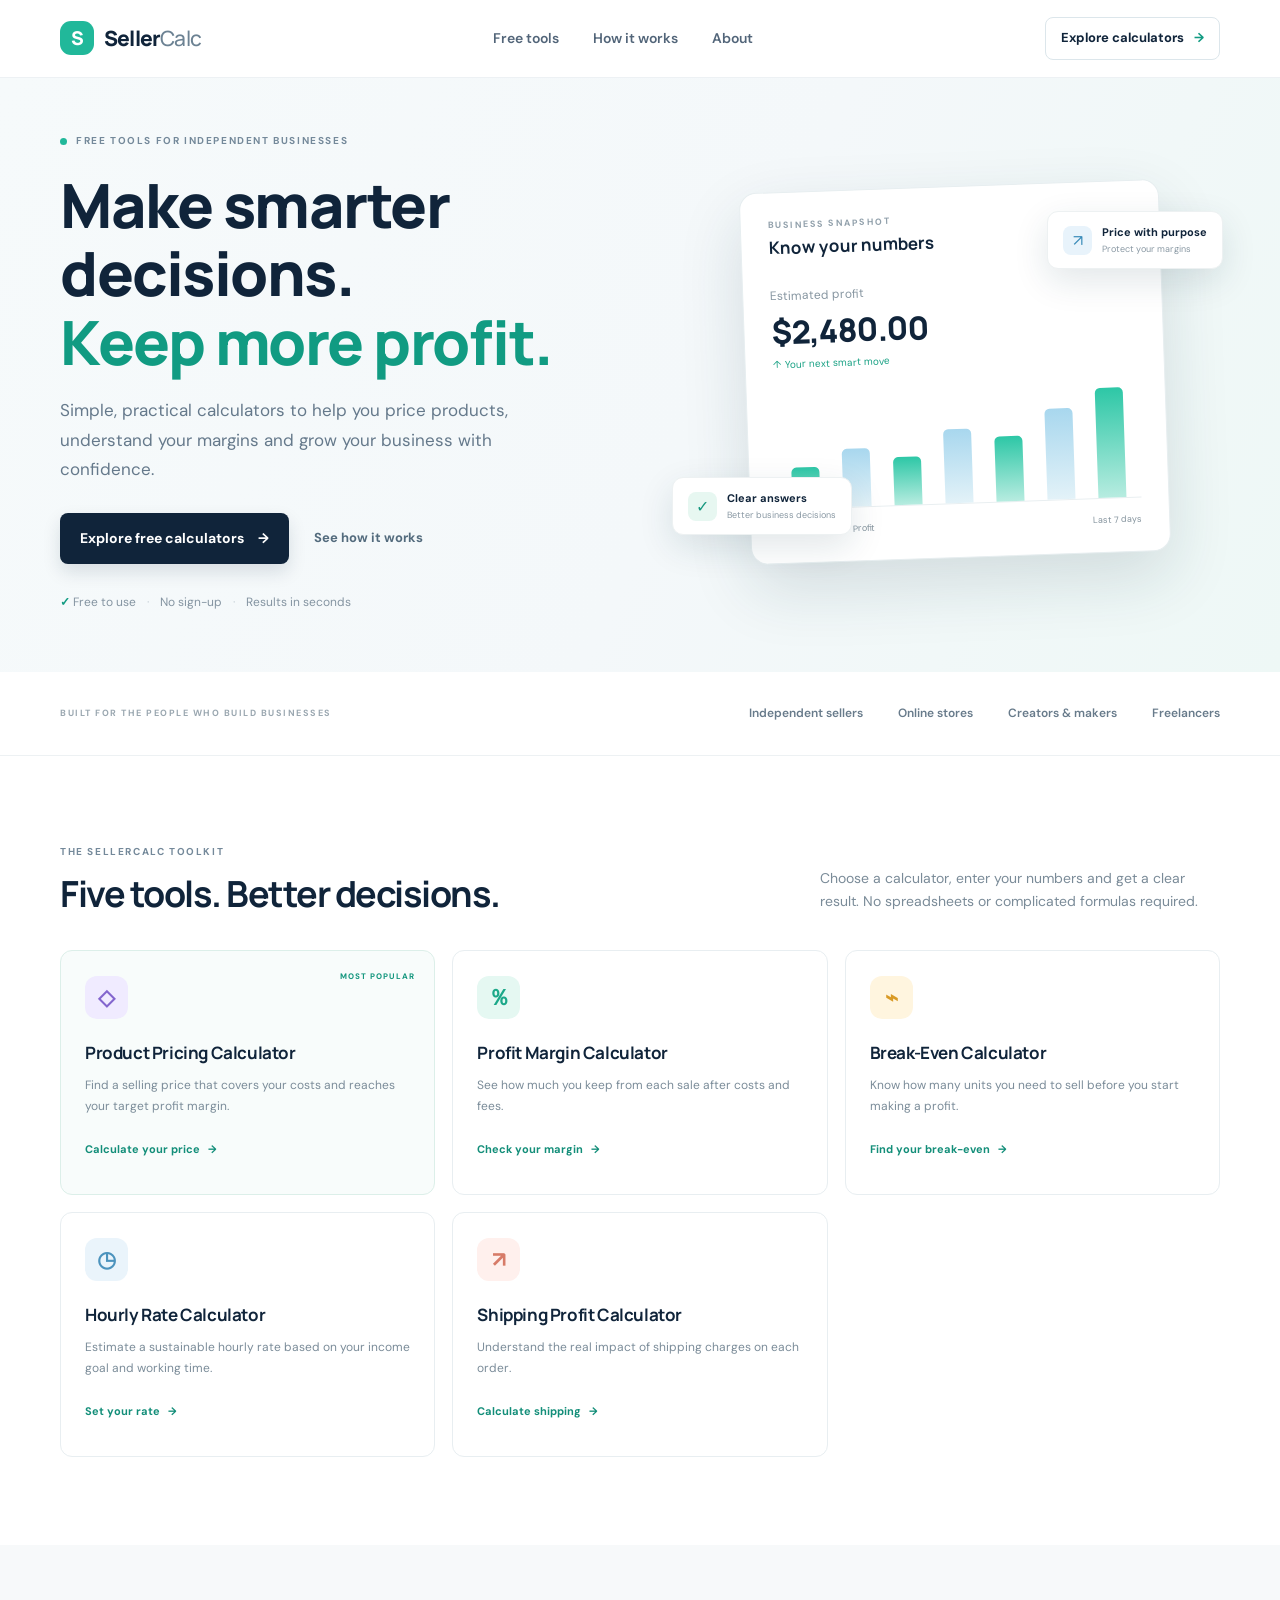
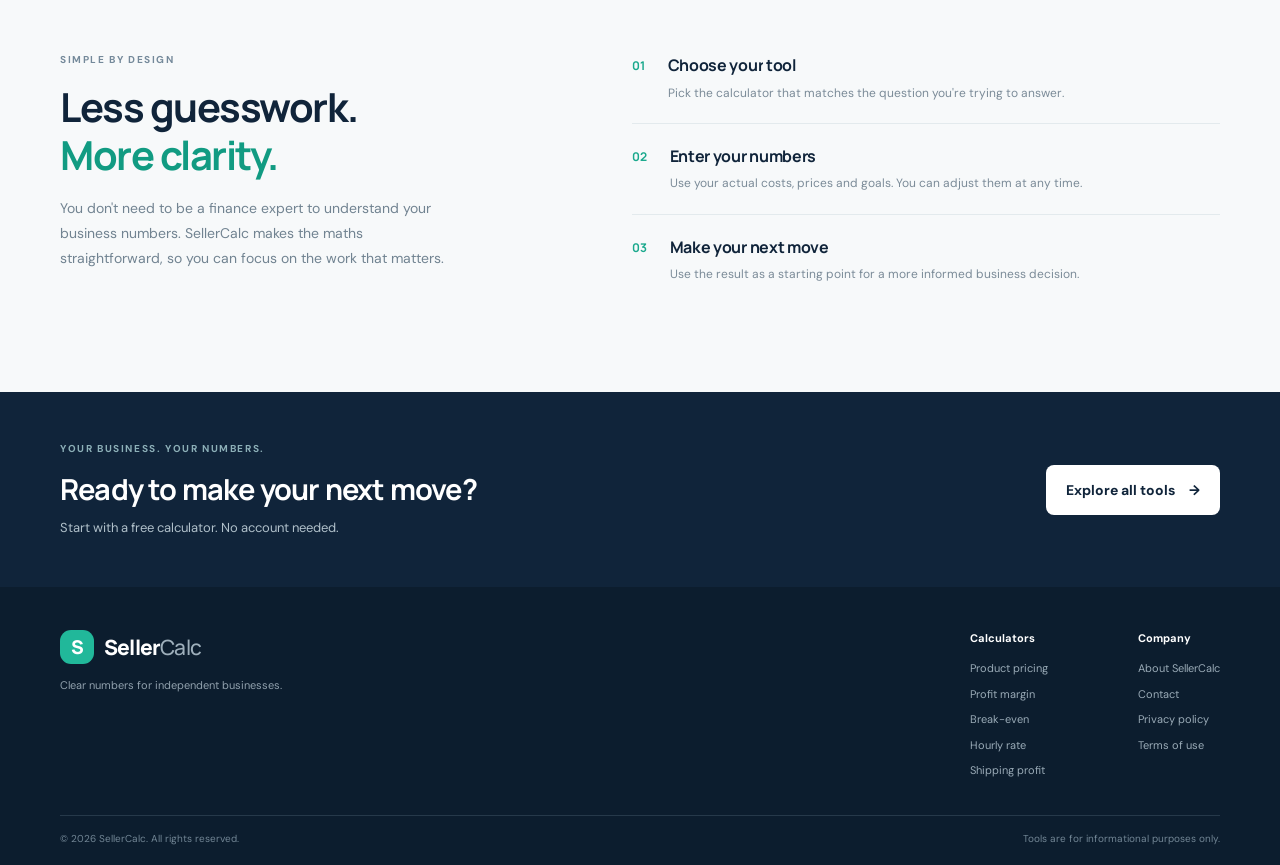
<file: sellercalc/index.html>
<!doctype html>
<html lang="en">
<head>
  <script async src="https://pagead2.googlesyndication.com/pagead/js/adsbygoogle.js?client=ca-pub-3801619495680294"
     crossorigin="anonymous"></script>
  <meta charset="utf-8">
  <meta name="viewport" content="width=device-width, initial-scale=1">
  <meta name="description" content="Free business calculators for independent sellers. Price products, calculate profit margins, break-even points, hourly rates and shipping profit.">
  <meta name="theme-color" content="#10243a">
  <title>SellerCalc — Free Business Calculators for Sellers</title>
  <link rel="icon" href="assets/favicon.svg" type="image/svg+xml">
  <link rel="stylesheet" href="styles.css">
</head>
<body>
  <a class="skip-link" href="#main">Skip to content</a>
  <header class="site-header">
    <div class="container header-inner">
      <a class="brand" href="index.html" aria-label="SellerCalc home">
        <span class="brand-mark">S</span><span>Seller<span class="brand-light">Calc</span></span>
      </a>
      <nav class="nav" aria-label="Main navigation">
        <a href="#tools">Free tools</a><a href="#how-it-works">How it works</a><a href="about.html">About</a>
      </nav>
      <a class="header-cta" href="#tools">Explore calculators <span aria-hidden="true">→</span></a>
      <button class="menu-toggle" aria-label="Open menu" aria-expanded="false">☰</button>
    </div>
  </header>

  <main id="main">
    <section class="hero">
      <div class="container hero-grid">
        <div class="hero-copy">
          <div class="eyebrow"><span class="eyebrow-dot"></span> FREE TOOLS FOR INDEPENDENT BUSINESSES</div>
          <h1>Make smarter decisions.<br><span>Keep more profit.</span></h1>
          <p class="hero-lede">Simple, practical calculators to help you price products, understand your margins and grow your business with confidence.</p>
          <div class="hero-actions">
            <a class="btn btn-primary" href="#tools">Explore free calculators <span aria-hidden="true">→</span></a>
            <a class="text-link" href="#how-it-works">See how it works</a>
          </div>
          <div class="hero-proof"><span class="proof-icon">✓</span> Free to use <span class="proof-sep">·</span> No sign-up <span class="proof-sep">·</span> Results in seconds</div>
        </div>
        <div class="hero-visual" aria-label="Illustration of business performance dashboard">
          <div class="visual-glow"></div>
          <div class="dashboard-card">
            <div class="dash-top"><div><span class="dash-label">BUSINESS SNAPSHOT</span><strong>Know your numbers</strong></div><span class="live-pill"><i></i> LIVE</span></div>
            <div class="dash-metric"><span>Estimated profit</span><strong>$2,480.00</strong><em>↑ Your next smart move</em></div>
            <div class="chart-wrap"><div class="chart-bars"><i style="height:34%"></i><i style="height:48%"></i><i style="height:40%"></i><i style="height:62%"></i><i style="height:54%"></i><i style="height:76%"></i><i style="height:92%"></i></div></div>
            <div class="dash-bottom"><span><b class="mini-dot teal"></b> Revenue</span><span><b class="mini-dot blue"></b> Profit</span><span class="dash-period">Last 7 days</span></div>
          </div>
          <div class="floating-note note-top"><span class="note-icon">↗</span><span><b>Price with purpose</b><small>Protect your margins</small></span></div>
          <div class="floating-note note-bottom"><span class="note-icon note-icon-green">✓</span><span><b>Clear answers</b><small>Better business decisions</small></span></div>
        </div>
      </div>
    </section>

    <section class="trust-strip">
      <div class="container trust-inner"><span>BUILT FOR THE PEOPLE WHO BUILD BUSINESSES</span><div><b>Independent sellers</b><b>Online stores</b><b>Creators & makers</b><b>Freelancers</b></div></div>
    </section>

    <section class="section tools-section" id="tools">
      <div class="container">
        <div class="section-heading">
          <div><div class="eyebrow">THE SELLERCALC TOOLKIT</div><h2>Five tools. Better decisions.</h2></div>
          <p>Choose a calculator, enter your numbers and get a clear result. No spreadsheets or complicated formulas required.</p>
        </div>
        <div class="tool-grid">
          <a class="tool-card featured" href="calculators/product-pricing.html">
            <span class="tool-icon purple">◇</span><span class="tool-tag">MOST POPULAR</span>
            <h3>Product Pricing Calculator</h3><p>Find a selling price that covers your costs and reaches your target profit margin.</p><span class="card-link">Calculate your price <b>→</b></span>
          </a>
          <a class="tool-card" href="calculators/profit-margin.html">
            <span class="tool-icon mint">％</span><h3>Profit Margin Calculator</h3><p>See how much you keep from each sale after costs and fees.</p><span class="card-link">Check your margin <b>→</b></span>
          </a>
          <a class="tool-card" href="calculators/break-even.html">
            <span class="tool-icon amber">⌁</span><h3>Break-Even Calculator</h3><p>Know how many units you need to sell before you start making a profit.</p><span class="card-link">Find your break-even <b>→</b></span>
          </a>
          <a class="tool-card" href="calculators/hourly-rate.html">
            <span class="tool-icon blue">◷</span><h3>Hourly Rate Calculator</h3><p>Estimate a sustainable hourly rate based on your income goal and working time.</p><span class="card-link">Set your rate <b>→</b></span>
          </a>
          <a class="tool-card" href="calculators/shipping-profit.html">
            <span class="tool-icon rose">↗</span><h3>Shipping Profit Calculator</h3><p>Understand the real impact of shipping charges on each order.</p><span class="card-link">Calculate shipping <b>→</b></span>
          </a>
        </div>
      </div>
    </section>

    <section class="section how-section" id="how-it-works">
      <div class="container how-grid">
        <div><div class="eyebrow">SIMPLE BY DESIGN</div><h2>Less guesswork.<br><span>More clarity.</span></h2><p class="muted">You don't need to be a finance expert to understand your business numbers. SellerCalc makes the maths straightforward, so you can focus on the work that matters.</p></div>
        <div class="steps">
          <div class="step"><span>01</span><div><h3>Choose your tool</h3><p>Pick the calculator that matches the question you're trying to answer.</p></div></div>
          <div class="step"><span>02</span><div><h3>Enter your numbers</h3><p>Use your actual costs, prices and goals. You can adjust them at any time.</p></div></div>
          <div class="step"><span>03</span><div><h3>Make your next move</h3><p>Use the result as a starting point for a more informed business decision.</p></div></div>
        </div>
      </div>
    </section>

    <section class="cta-band"><div class="container cta-inner"><div><div class="eyebrow light">YOUR BUSINESS. YOUR NUMBERS.</div><h2>Ready to make your next move?</h2><p>Start with a free calculator. No account needed.</p></div><a class="btn btn-white" href="#tools">Explore all tools <span>→</span></a></div></section>
  </main>

  <footer class="site-footer">
    <div class="container footer-main">
      <div class="footer-brand"><a class="brand brand-footer" href="index.html"><span class="brand-mark">S</span><span>Seller<span class="brand-light">Calc</span></span></a><p>Clear numbers for independent businesses.</p></div>
      <div class="footer-links"><div><b>Calculators</b><a href="calculators/product-pricing.html">Product pricing</a><a href="calculators/profit-margin.html">Profit margin</a><a href="calculators/break-even.html">Break-even</a><a href="calculators/hourly-rate.html">Hourly rate</a><a href="calculators/shipping-profit.html">Shipping profit</a></div><div><b>Company</b><a href="about.html">About SellerCalc</a><a href="contact.html">Contact</a><a href="privacy.html">Privacy policy</a><a href="terms.html">Terms of use</a></div></div>
    </div>
    <div class="container footer-bottom"><span>© <span id="year"></span> SellerCalc. All rights reserved.</span><span>Tools are for informational purposes only.</span></div>
  </footer>
  <script src="script.js"></script>
</body>
</html>
</file>
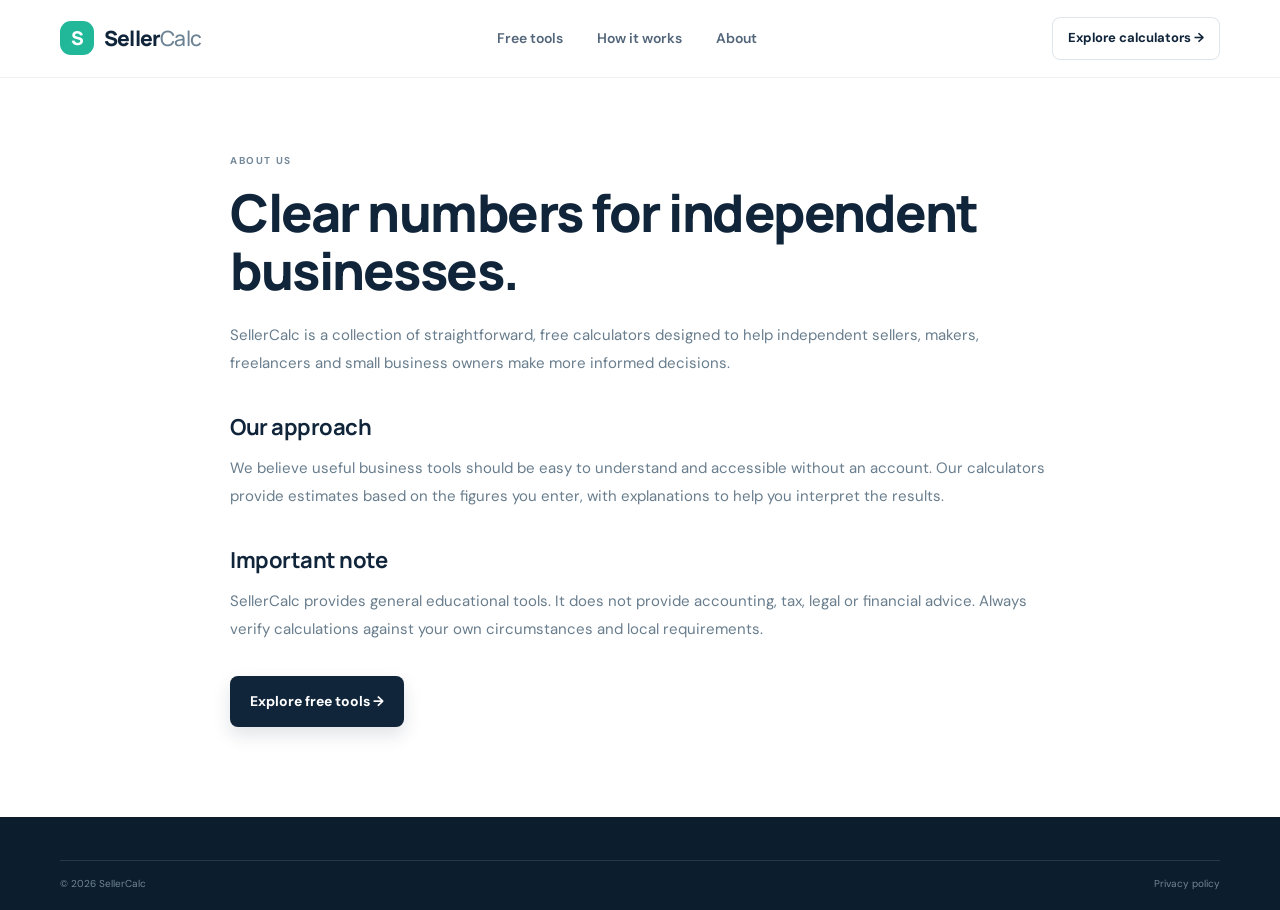
<file: sellercalc/about.html>
<!doctype html><html lang="en"><head><meta charset="utf-8"><meta name="viewport" content="width=device-width,initial-scale=1"><title>About SellerCalc</title><link rel="stylesheet" href="styles.css"><link rel="stylesheet" href="pages.css"></head><body><header class="site-header"><div class="container header-inner"><a class="brand" href="index.html"><span class="brand-mark">S</span><span>Seller<span class="brand-light">Calc</span></span></a><nav class="nav"><a href="index.html#tools">Free tools</a><a href="index.html#how-it-works">How it works</a><a href="about.html">About</a></nav><a class="header-cta" href="index.html#tools">Explore calculators →</a></div></header><main class="container simple-page"><div class="eyebrow">ABOUT US</div><h1>Clear numbers for independent businesses.</h1><p>SellerCalc is a collection of straightforward, free calculators designed to help independent sellers, makers, freelancers and small business owners make more informed decisions.</p><h2>Our approach</h2><p>We believe useful business tools should be easy to understand and accessible without an account. Our calculators provide estimates based on the figures you enter, with explanations to help you interpret the results.</p><h2>Important note</h2><p>SellerCalc provides general educational tools. It does not provide accounting, tax, legal or financial advice. Always verify calculations against your own circumstances and local requirements.</p><a class="btn btn-primary" href="index.html#tools">Explore free tools →</a></main><footer class="site-footer"><div class="container footer-bottom"><span>© <span id="year"></span> SellerCalc</span><a href="privacy.html">Privacy policy</a></div></footer><script src="script.js"></script></body></html>
</file>
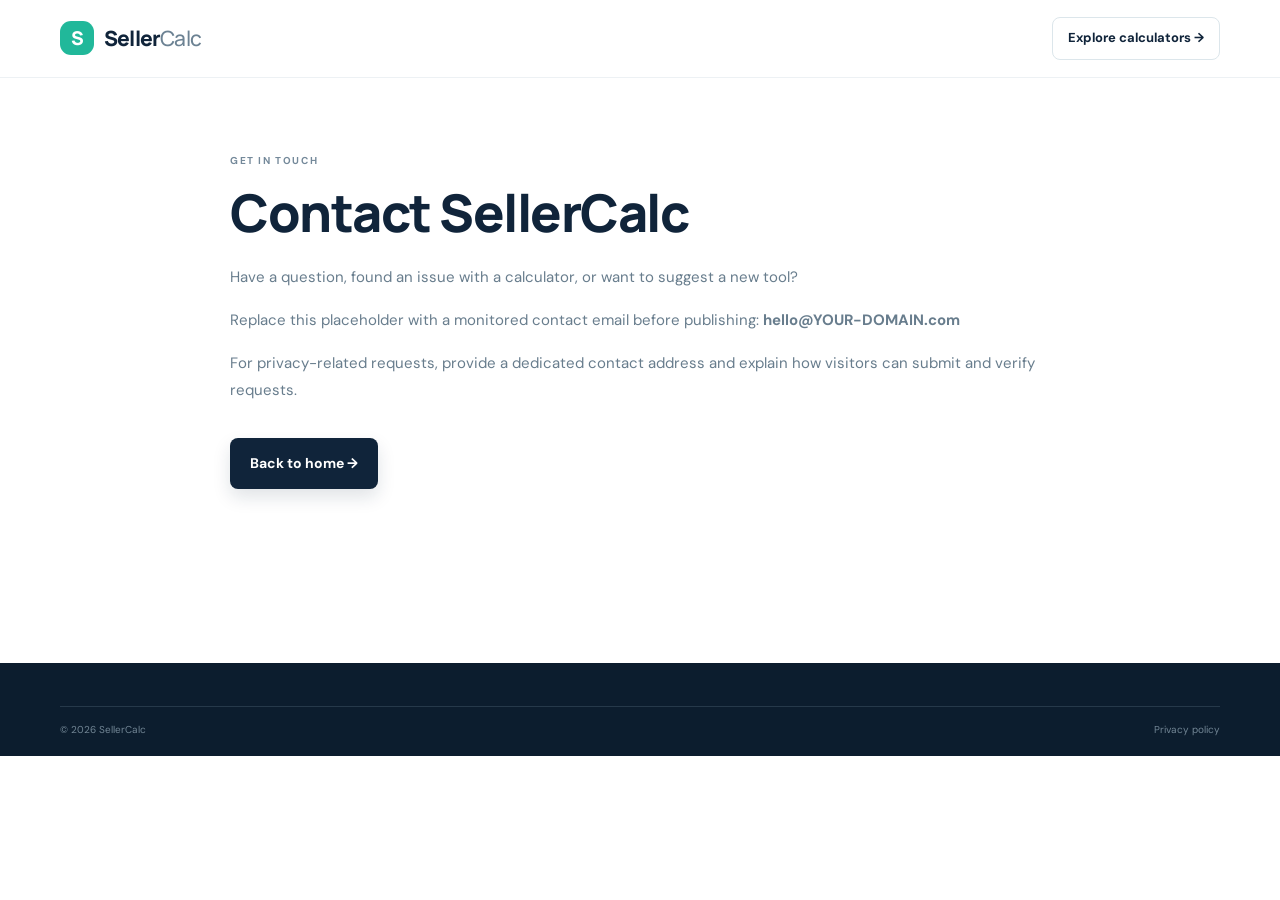
<file: sellercalc/contact.html>
<!doctype html><html lang="en"><head><meta charset="utf-8"><meta name="viewport" content="width=device-width,initial-scale=1"><title>Contact SellerCalc</title><link rel="stylesheet" href="styles.css"><link rel="stylesheet" href="pages.css"></head><body><header class="site-header"><div class="container header-inner"><a class="brand" href="index.html"><span class="brand-mark">S</span><span>Seller<span class="brand-light">Calc</span></span></a><a class="header-cta" href="index.html#tools">Explore calculators →</a></div></header><main class="container simple-page"><div class="eyebrow">GET IN TOUCH</div><h1>Contact SellerCalc</h1><p>Have a question, found an issue with a calculator, or want to suggest a new tool?</p><p>Replace this placeholder with a monitored contact email before publishing: <strong>hello@YOUR-DOMAIN.com</strong></p><p>For privacy-related requests, provide a dedicated contact address and explain how visitors can submit and verify requests.</p><a class="btn btn-primary" href="index.html">Back to home →</a></main><footer class="site-footer"><div class="container footer-bottom"><span>© <span id="year"></span> SellerCalc</span><a href="privacy.html">Privacy policy</a></div></footer><script src="script.js"></script></body></html>
</file>
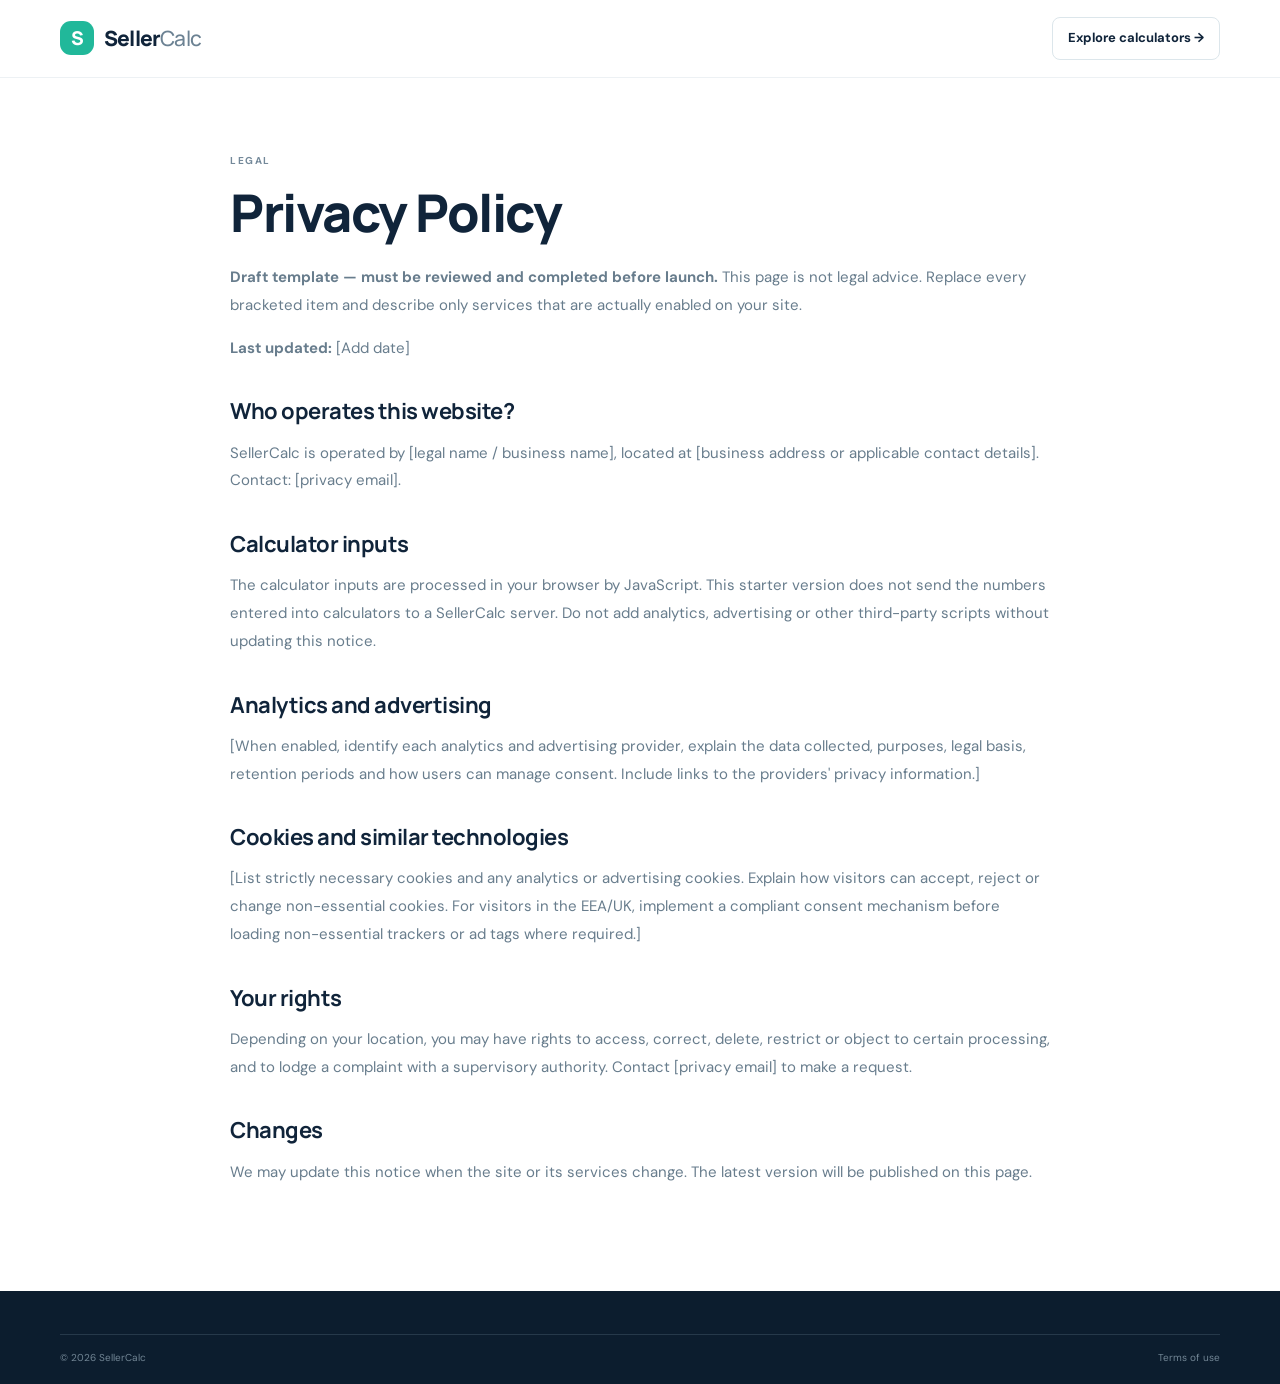
<file: sellercalc/privacy.html>
<!doctype html><html lang="en"><head><meta charset="utf-8"><meta name="viewport" content="width=device-width,initial-scale=1"><title>Privacy Policy | SellerCalc</title><link rel="stylesheet" href="styles.css"><link rel="stylesheet" href="pages.css"></head><body><header class="site-header"><div class="container header-inner"><a class="brand" href="index.html"><span class="brand-mark">S</span><span>Seller<span class="brand-light">Calc</span></span></a><a class="header-cta" href="index.html#tools">Explore calculators →</a></div></header><main class="container simple-page"><div class="eyebrow">LEGAL</div><h1>Privacy Policy</h1><p><strong>Draft template — must be reviewed and completed before launch.</strong> This page is not legal advice. Replace every bracketed item and describe only services that are actually enabled on your site.</p><p><strong>Last updated:</strong> [Add date]</p><h2>Who operates this website?</h2><p>SellerCalc is operated by [legal name / business name], located at [business address or applicable contact details]. Contact: [privacy email].</p><h2>Calculator inputs</h2><p>The calculator inputs are processed in your browser by JavaScript. This starter version does not send the numbers entered into calculators to a SellerCalc server. Do not add analytics, advertising or other third-party scripts without updating this notice.</p><h2>Analytics and advertising</h2><p>[When enabled, identify each analytics and advertising provider, explain the data collected, purposes, legal basis, retention periods and how users can manage consent. Include links to the providers' privacy information.]</p><h2>Cookies and similar technologies</h2><p>[List strictly necessary cookies and any analytics or advertising cookies. Explain how visitors can accept, reject or change non-essential cookies. For visitors in the EEA/UK, implement a compliant consent mechanism before loading non-essential trackers or ad tags where required.]</p><h2>Your rights</h2><p>Depending on your location, you may have rights to access, correct, delete, restrict or object to certain processing, and to lodge a complaint with a supervisory authority. Contact [privacy email] to make a request.</p><h2>Changes</h2><p>We may update this notice when the site or its services change. The latest version will be published on this page.</p></main><footer class="site-footer"><div class="container footer-bottom"><span>© <span id="year"></span> SellerCalc</span><a href="terms.html">Terms of use</a></div></footer><script src="script.js"></script></body></html>
</file>
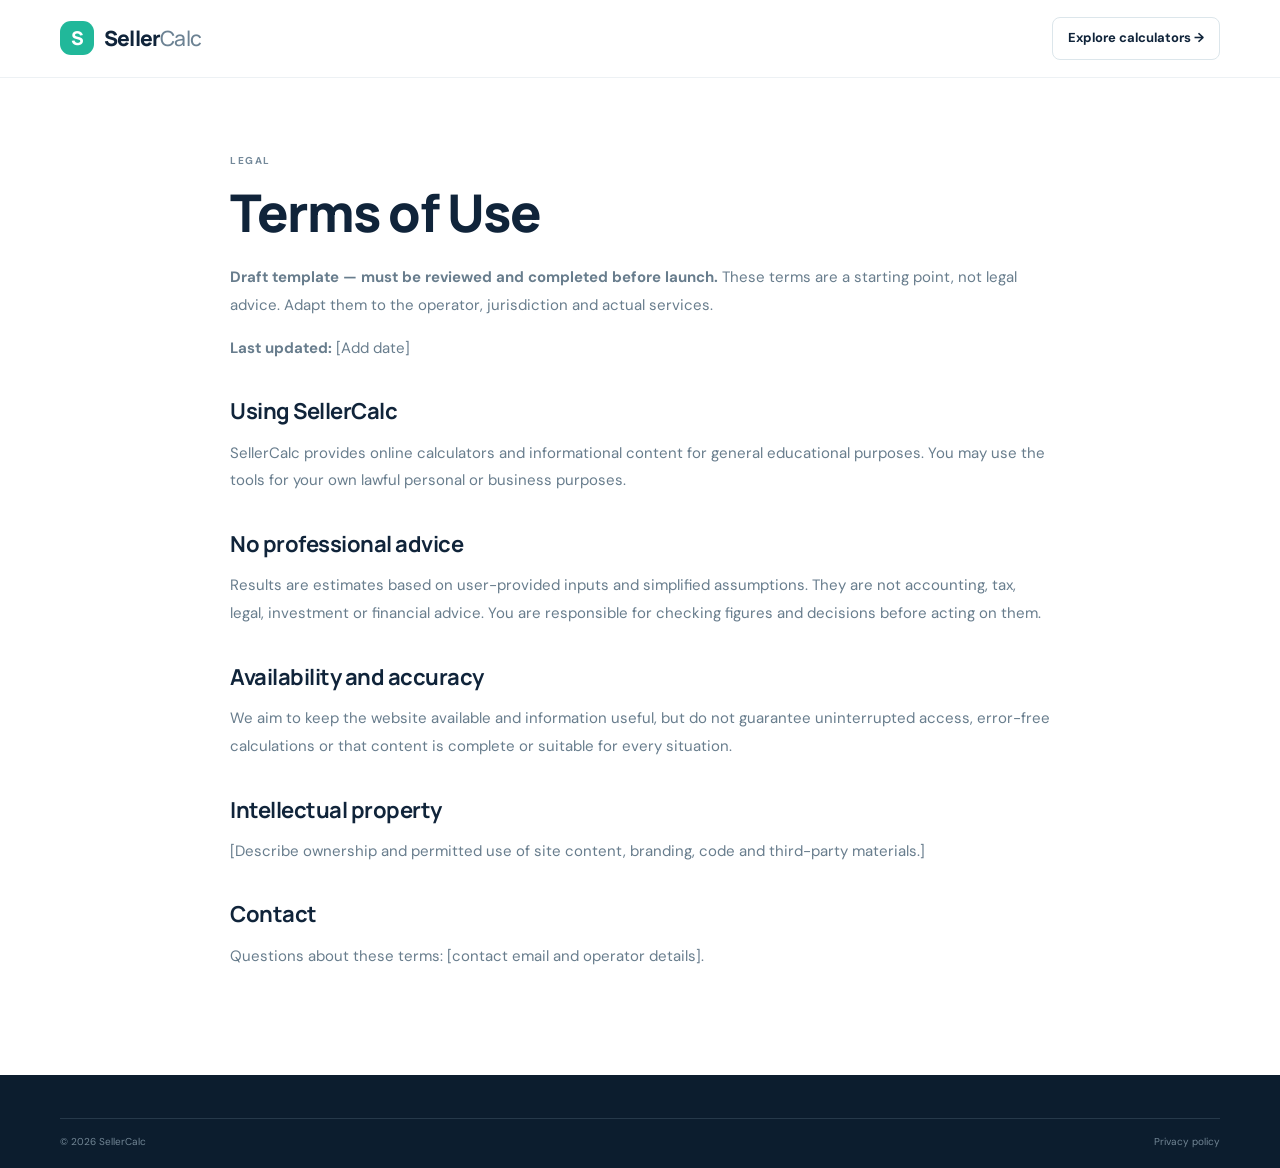
<file: sellercalc/terms.html>
<!doctype html><html lang="en"><head><meta charset="utf-8"><meta name="viewport" content="width=device-width,initial-scale=1"><title>Terms of Use | SellerCalc</title><link rel="stylesheet" href="styles.css"><link rel="stylesheet" href="pages.css"></head><body><header class="site-header"><div class="container header-inner"><a class="brand" href="index.html"><span class="brand-mark">S</span><span>Seller<span class="brand-light">Calc</span></span></a><a class="header-cta" href="index.html#tools">Explore calculators →</a></div></header><main class="container simple-page"><div class="eyebrow">LEGAL</div><h1>Terms of Use</h1><p><strong>Draft template — must be reviewed and completed before launch.</strong> These terms are a starting point, not legal advice. Adapt them to the operator, jurisdiction and actual services.</p><p><strong>Last updated:</strong> [Add date]</p><h2>Using SellerCalc</h2><p>SellerCalc provides online calculators and informational content for general educational purposes. You may use the tools for your own lawful personal or business purposes.</p><h2>No professional advice</h2><p>Results are estimates based on user-provided inputs and simplified assumptions. They are not accounting, tax, legal, investment or financial advice. You are responsible for checking figures and decisions before acting on them.</p><h2>Availability and accuracy</h2><p>We aim to keep the website available and information useful, but do not guarantee uninterrupted access, error-free calculations or that content is complete or suitable for every situation.</p><h2>Intellectual property</h2><p>[Describe ownership and permitted use of site content, branding, code and third-party materials.]</p><h2>Contact</h2><p>Questions about these terms: [contact email and operator details].</p></main><footer class="site-footer"><div class="container footer-bottom"><span>© <span id="year"></span> SellerCalc</span><a href="privacy.html">Privacy policy</a></div></footer><script src="script.js"></script></body></html>
</file>
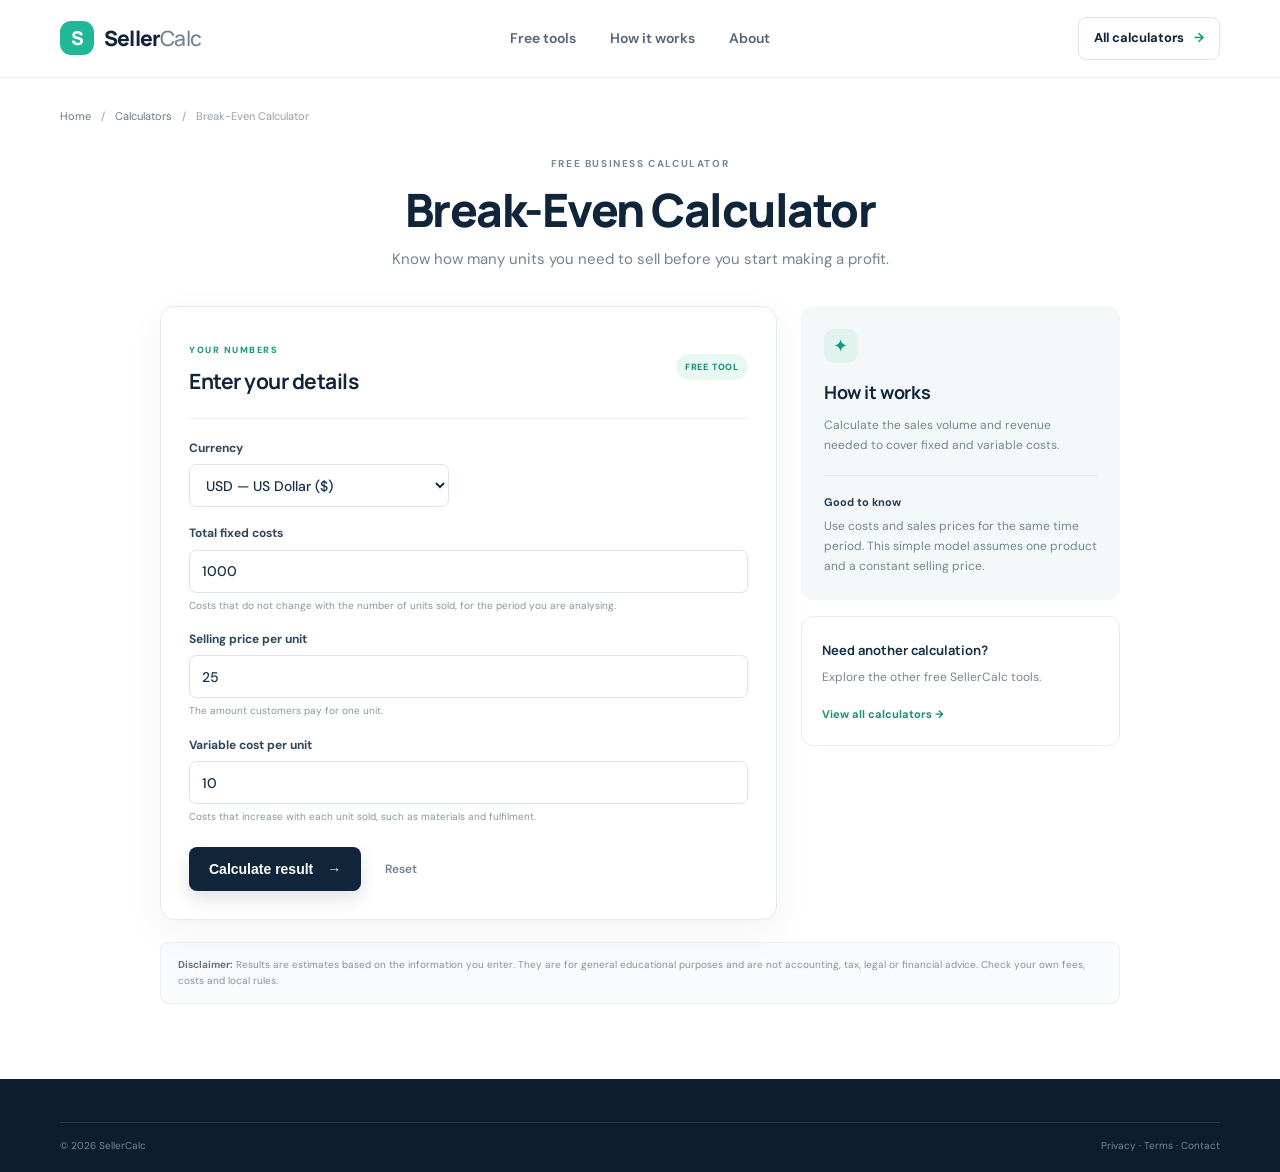
<file: sellercalc/calculators/break-even.html>
<!doctype html>
<html lang="en"><head><meta charset="utf-8"><meta name="viewport" content="width=device-width, initial-scale=1"><meta name="description" content="Know how many units you need to sell before you start making a profit."><meta name="theme-color" content="#10243a"><title>Break-Even Calculator | SellerCalc</title><link rel="icon" href="../assets/favicon.svg" type="image/svg+xml"><link rel="stylesheet" href="../styles.css"><link rel="stylesheet" href="../calculator.css"></head>
<body data-calculator="breakeven">
<header class="site-header"><div class="container header-inner"><a class="brand" href="../index.html"><span class="brand-mark">S</span><span>Seller<span class="brand-light">Calc</span></span></a><nav class="nav"><a href="../index.html#tools">Free tools</a><a href="../index.html#how-it-works">How it works</a><a href="../about.html">About</a></nav><a class="header-cta" href="../index.html#tools">All calculators <span>→</span></a><button class="menu-toggle" aria-label="Open menu" aria-expanded="false">☰</button></div></header>
<main><div class="container calc-page"><div class="breadcrumbs"><a href="../index.html">Home</a><span>/</span><a href="../index.html#tools">Calculators</a><span>/</span><span>Break-Even Calculator</span></div>
<div class="calc-heading"><div class="eyebrow">FREE BUSINESS CALCULATOR</div><h1>Break-Even Calculator</h1><p>Know how many units you need to sell before you start making a profit.</p></div>
<div class="calc-layout"><section class="calc-panel"><div class="panel-heading"><div><span class="panel-kicker">YOUR NUMBERS</span><h2>Enter your details</h2></div><span class="free-label">FREE TOOL</span></div><form id="calculator-form" novalidate><label class="form-field currency-field" for="currency"><span>Currency</span><select id="currency"><option value="USD" selected>USD — US Dollar ($)</option><option value="GBP">GBP — British Pound (£)</option><option value="EUR">EUR — Euro (€)</option><option value="CAD">CAD — Canadian Dollar ($)</option><option value="AUD">AUD — Australian Dollar ($)</option><option value="NZD">NZD — New Zealand Dollar ($)</option></select></label><label class="form-field" for="fixed"><span>Total fixed costs</span><input id="fixed" name="fixed" type="number" min="0" step="0.01" value="1000" required><small>Costs that do not change with the number of units sold, for the period you are analysing.</small></label><label class="form-field" for="price"><span>Selling price per unit</span><input id="price" name="price" type="number" min="0" step="0.01" value="25" required><small>The amount customers pay for one unit.</small></label><label class="form-field" for="variable"><span>Variable cost per unit</span><input id="variable" name="variable" type="number" min="0" step="0.01" value="10" required><small>Costs that increase with each unit sold, such as materials and fulfilment.</small></label><div class="form-actions"><button class="btn btn-primary" type="submit">Calculate result <span>→</span></button><button class="reset-btn" type="reset">Reset</button></div></form><div id="result" class="result-panel" aria-live="polite"></div></section>
<aside class="calc-aside"><div class="aside-card"><div class="aside-icon">✦</div><h3>How it works</h3><p>Calculate the sales volume and revenue needed to cover fixed and variable costs.</p><div class="aside-rule"></div><h4>Good to know</h4><p>Use costs and sales prices for the same time period. This simple model assumes one product and a constant selling price.</p></div><div class="aside-help"><b>Need another calculation?</b><p>Explore the other free SellerCalc tools.</p><a href="../index.html#tools">View all calculators →</a></div></aside></div>
<div class="calc-disclaimer"> <b>Disclaimer:</b> Results are estimates based on the information you enter. They are for general educational purposes and are not accounting, tax, legal or financial advice. Check your own fees, costs and local rules.</div>
</div></main><footer class="site-footer"><div class="container footer-bottom"><span>© <span id="year"></span> SellerCalc</span><span><a href="../privacy.html">Privacy</a> · <a href="../terms.html">Terms</a> · <a href="../contact.html">Contact</a></span></div></footer><script src="../script.js"></script><script src="../calculator.js"></script></body></html>
</file>
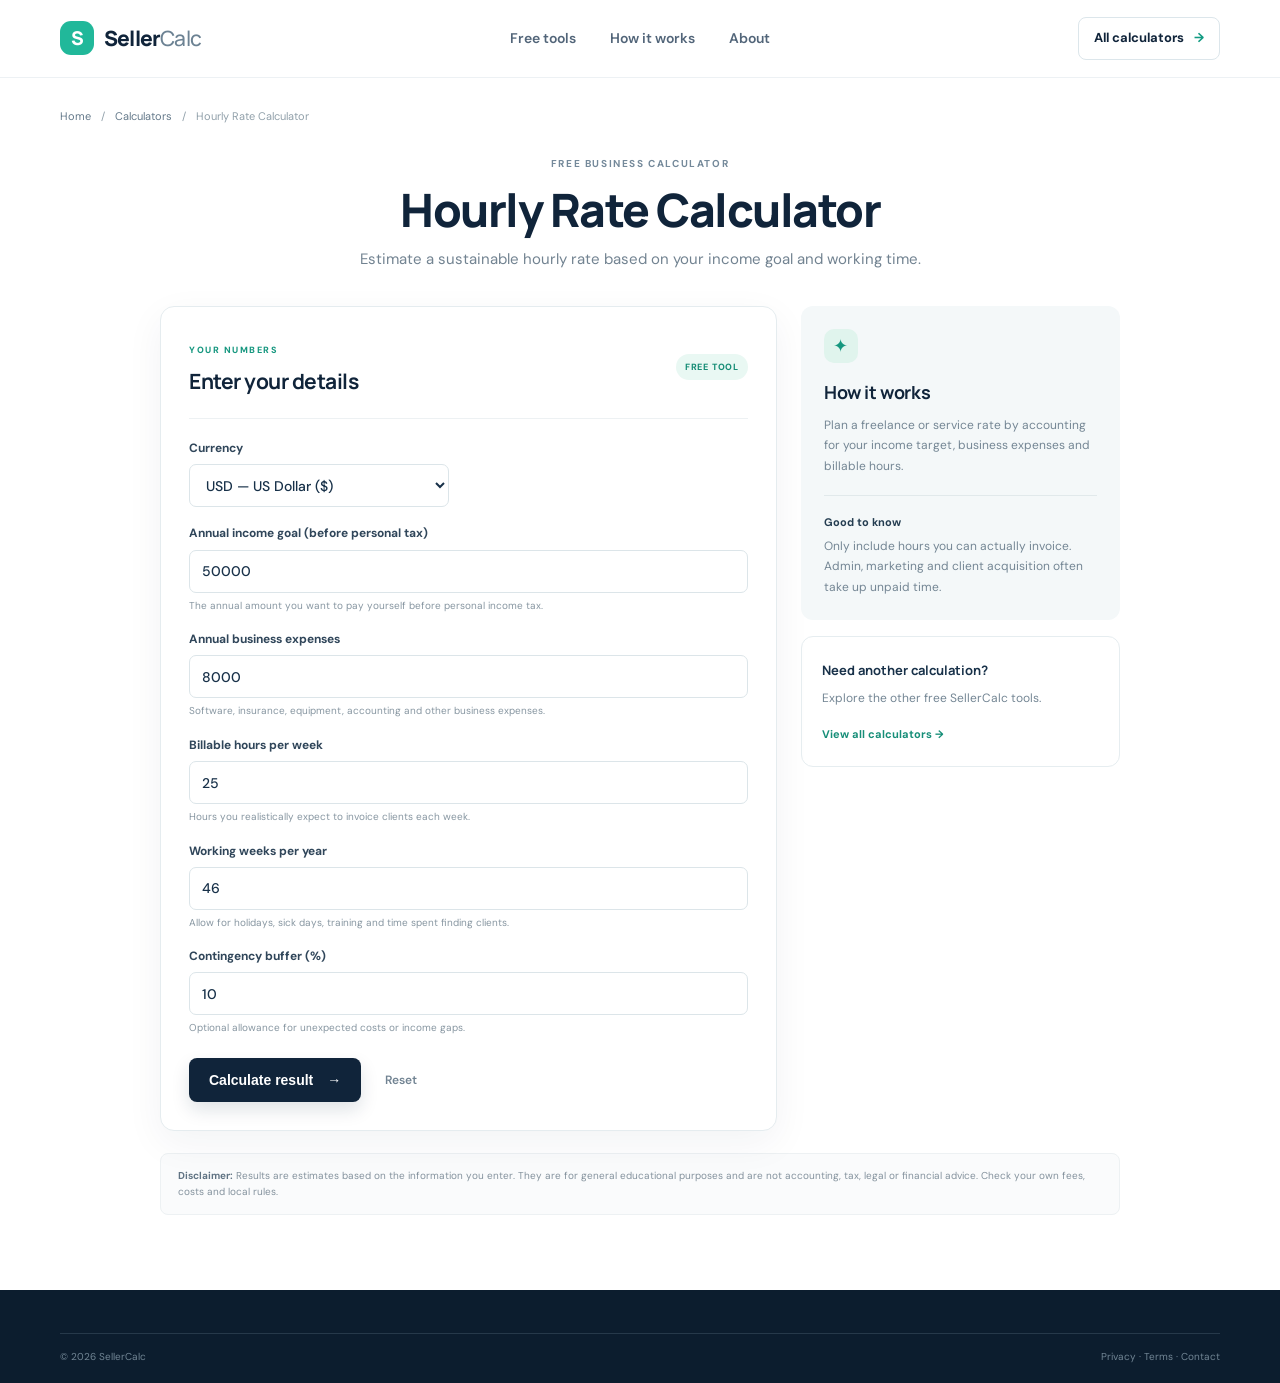
<file: sellercalc/calculators/hourly-rate.html>
<!doctype html>
<html lang="en"><head><meta charset="utf-8"><meta name="viewport" content="width=device-width, initial-scale=1"><meta name="description" content="Estimate a sustainable hourly rate based on your income goal and working time."><meta name="theme-color" content="#10243a"><title>Hourly Rate Calculator | SellerCalc</title><link rel="icon" href="../assets/favicon.svg" type="image/svg+xml"><link rel="stylesheet" href="../styles.css"><link rel="stylesheet" href="../calculator.css"></head>
<body data-calculator="hourly">
<header class="site-header"><div class="container header-inner"><a class="brand" href="../index.html"><span class="brand-mark">S</span><span>Seller<span class="brand-light">Calc</span></span></a><nav class="nav"><a href="../index.html#tools">Free tools</a><a href="../index.html#how-it-works">How it works</a><a href="../about.html">About</a></nav><a class="header-cta" href="../index.html#tools">All calculators <span>→</span></a><button class="menu-toggle" aria-label="Open menu" aria-expanded="false">☰</button></div></header>
<main><div class="container calc-page"><div class="breadcrumbs"><a href="../index.html">Home</a><span>/</span><a href="../index.html#tools">Calculators</a><span>/</span><span>Hourly Rate Calculator</span></div>
<div class="calc-heading"><div class="eyebrow">FREE BUSINESS CALCULATOR</div><h1>Hourly Rate Calculator</h1><p>Estimate a sustainable hourly rate based on your income goal and working time.</p></div>
<div class="calc-layout"><section class="calc-panel"><div class="panel-heading"><div><span class="panel-kicker">YOUR NUMBERS</span><h2>Enter your details</h2></div><span class="free-label">FREE TOOL</span></div><form id="calculator-form" novalidate><label class="form-field currency-field" for="currency"><span>Currency</span><select id="currency"><option value="USD" selected>USD — US Dollar ($)</option><option value="GBP">GBP — British Pound (£)</option><option value="EUR">EUR — Euro (€)</option><option value="CAD">CAD — Canadian Dollar ($)</option><option value="AUD">AUD — Australian Dollar ($)</option><option value="NZD">NZD — New Zealand Dollar ($)</option></select></label><label class="form-field" for="income"><span>Annual income goal (before personal tax)</span><input id="income" name="income" type="number" min="0" step="1" value="50000" required><small>The annual amount you want to pay yourself before personal income tax.</small></label><label class="form-field" for="expenses"><span>Annual business expenses</span><input id="expenses" name="expenses" type="number" min="0" step="1" value="8000" required><small>Software, insurance, equipment, accounting and other business expenses.</small></label><label class="form-field" for="hours"><span>Billable hours per week</span><input id="hours" name="hours" type="number" min="0" step="0.5" value="25" required><small>Hours you realistically expect to invoice clients each week.</small></label><label class="form-field" for="weeks"><span>Working weeks per year</span><input id="weeks" name="weeks" type="number" min="0" step="1" value="46" required><small>Allow for holidays, sick days, training and time spent finding clients.</small></label><label class="form-field" for="buffer"><span>Contingency buffer (%)</span><input id="buffer" name="buffer" type="number" min="0" step="0.1" value="10" required><small>Optional allowance for unexpected costs or income gaps.</small></label><div class="form-actions"><button class="btn btn-primary" type="submit">Calculate result <span>→</span></button><button class="reset-btn" type="reset">Reset</button></div></form><div id="result" class="result-panel" aria-live="polite"></div></section>
<aside class="calc-aside"><div class="aside-card"><div class="aside-icon">✦</div><h3>How it works</h3><p>Plan a freelance or service rate by accounting for your income target, business expenses and billable hours.</p><div class="aside-rule"></div><h4>Good to know</h4><p>Only include hours you can actually invoice. Admin, marketing and client acquisition often take up unpaid time.</p></div><div class="aside-help"><b>Need another calculation?</b><p>Explore the other free SellerCalc tools.</p><a href="../index.html#tools">View all calculators →</a></div></aside></div>
<div class="calc-disclaimer"> <b>Disclaimer:</b> Results are estimates based on the information you enter. They are for general educational purposes and are not accounting, tax, legal or financial advice. Check your own fees, costs and local rules.</div>
</div></main><footer class="site-footer"><div class="container footer-bottom"><span>© <span id="year"></span> SellerCalc</span><span><a href="../privacy.html">Privacy</a> · <a href="../terms.html">Terms</a> · <a href="../contact.html">Contact</a></span></div></footer><script src="../script.js"></script><script src="../calculator.js"></script></body></html>
</file>
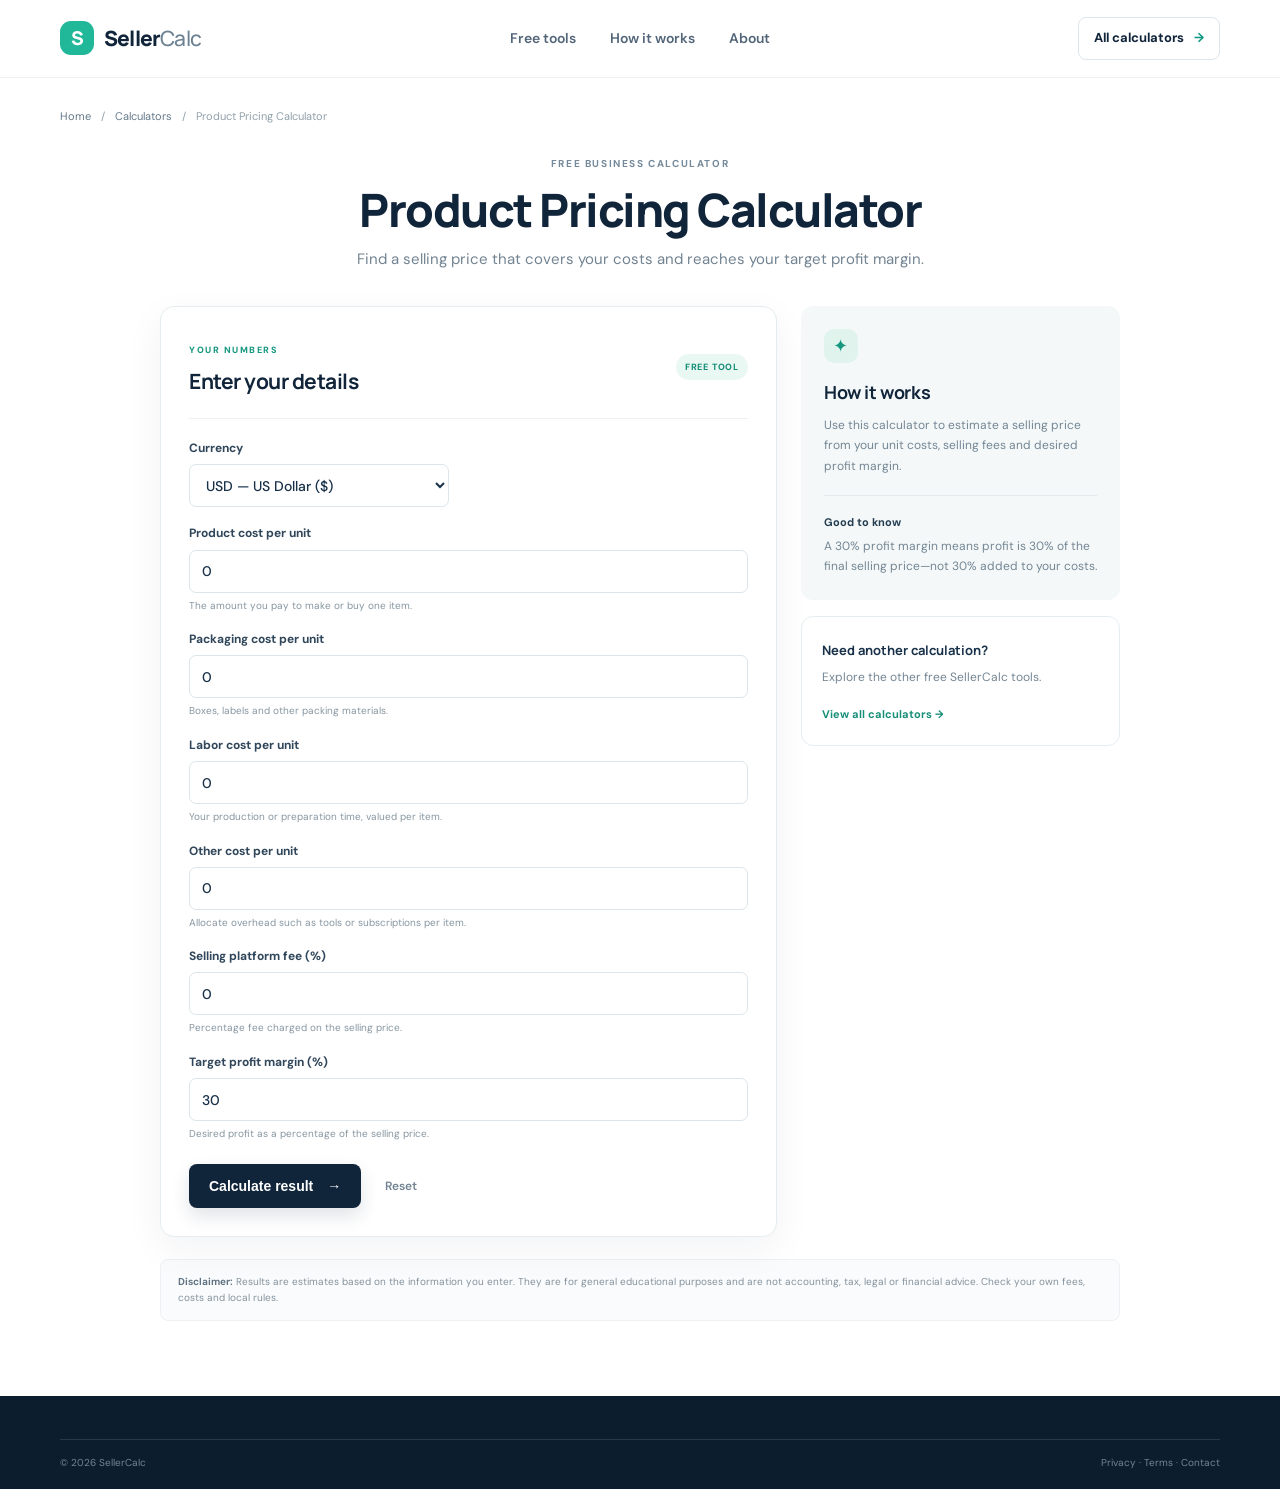
<file: sellercalc/calculators/product-pricing.html>
<!doctype html>
<html lang="en"><head><meta charset="utf-8"><meta name="viewport" content="width=device-width, initial-scale=1"><meta name="description" content="Find a selling price that covers your costs and reaches your target profit margin."><meta name="theme-color" content="#10243a"><title>Product Pricing Calculator | SellerCalc</title><link rel="icon" href="../assets/favicon.svg" type="image/svg+xml"><link rel="stylesheet" href="../styles.css"><link rel="stylesheet" href="../calculator.css"></head>
<body data-calculator="pricing">
<header class="site-header"><div class="container header-inner"><a class="brand" href="../index.html"><span class="brand-mark">S</span><span>Seller<span class="brand-light">Calc</span></span></a><nav class="nav"><a href="../index.html#tools">Free tools</a><a href="../index.html#how-it-works">How it works</a><a href="../about.html">About</a></nav><a class="header-cta" href="../index.html#tools">All calculators <span>→</span></a><button class="menu-toggle" aria-label="Open menu" aria-expanded="false">☰</button></div></header>
<main><div class="container calc-page"><div class="breadcrumbs"><a href="../index.html">Home</a><span>/</span><a href="../index.html#tools">Calculators</a><span>/</span><span>Product Pricing Calculator</span></div>
<div class="calc-heading"><div class="eyebrow">FREE BUSINESS CALCULATOR</div><h1>Product Pricing Calculator</h1><p>Find a selling price that covers your costs and reaches your target profit margin.</p></div>
<div class="calc-layout"><section class="calc-panel"><div class="panel-heading"><div><span class="panel-kicker">YOUR NUMBERS</span><h2>Enter your details</h2></div><span class="free-label">FREE TOOL</span></div><form id="calculator-form" novalidate><label class="form-field currency-field" for="currency"><span>Currency</span><select id="currency"><option value="USD" selected>USD — US Dollar ($)</option><option value="GBP">GBP — British Pound (£)</option><option value="EUR">EUR — Euro (€)</option><option value="CAD">CAD — Canadian Dollar ($)</option><option value="AUD">AUD — Australian Dollar ($)</option><option value="NZD">NZD — New Zealand Dollar ($)</option></select></label><label class="form-field" for="unit-cost"><span>Product cost per unit</span><input id="unit-cost" name="unit-cost" type="number" min="0" step="0.01" value="0" required><small>The amount you pay to make or buy one item.</small></label><label class="form-field" for="packaging"><span>Packaging cost per unit</span><input id="packaging" name="packaging" type="number" min="0" step="0.01" value="0" required><small>Boxes, labels and other packing materials.</small></label><label class="form-field" for="labor"><span>Labor cost per unit</span><input id="labor" name="labor" type="number" min="0" step="0.01" value="0" required><small>Your production or preparation time, valued per item.</small></label><label class="form-field" for="overhead"><span>Other cost per unit</span><input id="overhead" name="overhead" type="number" min="0" step="0.01" value="0" required><small>Allocate overhead such as tools or subscriptions per item.</small></label><label class="form-field" for="fee"><span>Selling platform fee (%)</span><input id="fee" name="fee" type="number" min="0" step="0.1" value="0" required><small>Percentage fee charged on the selling price.</small></label><label class="form-field" for="margin"><span>Target profit margin (%)</span><input id="margin" name="margin" type="number" min="0" step="0.1" value="30" required><small>Desired profit as a percentage of the selling price.</small></label><div class="form-actions"><button class="btn btn-primary" type="submit">Calculate result <span>→</span></button><button class="reset-btn" type="reset">Reset</button></div></form><div id="result" class="result-panel" aria-live="polite"></div></section>
<aside class="calc-aside"><div class="aside-card"><div class="aside-icon">✦</div><h3>How it works</h3><p>Use this calculator to estimate a selling price from your unit costs, selling fees and desired profit margin.</p><div class="aside-rule"></div><h4>Good to know</h4><p>A 30% profit margin means profit is 30% of the final selling price—not 30% added to your costs.</p></div><div class="aside-help"><b>Need another calculation?</b><p>Explore the other free SellerCalc tools.</p><a href="../index.html#tools">View all calculators →</a></div></aside></div>
<div class="calc-disclaimer"> <b>Disclaimer:</b> Results are estimates based on the information you enter. They are for general educational purposes and are not accounting, tax, legal or financial advice. Check your own fees, costs and local rules.</div>
</div></main><footer class="site-footer"><div class="container footer-bottom"><span>© <span id="year"></span> SellerCalc</span><span><a href="../privacy.html">Privacy</a> · <a href="../terms.html">Terms</a> · <a href="../contact.html">Contact</a></span></div></footer><script src="../script.js"></script><script src="../calculator.js"></script></body></html>
</file>
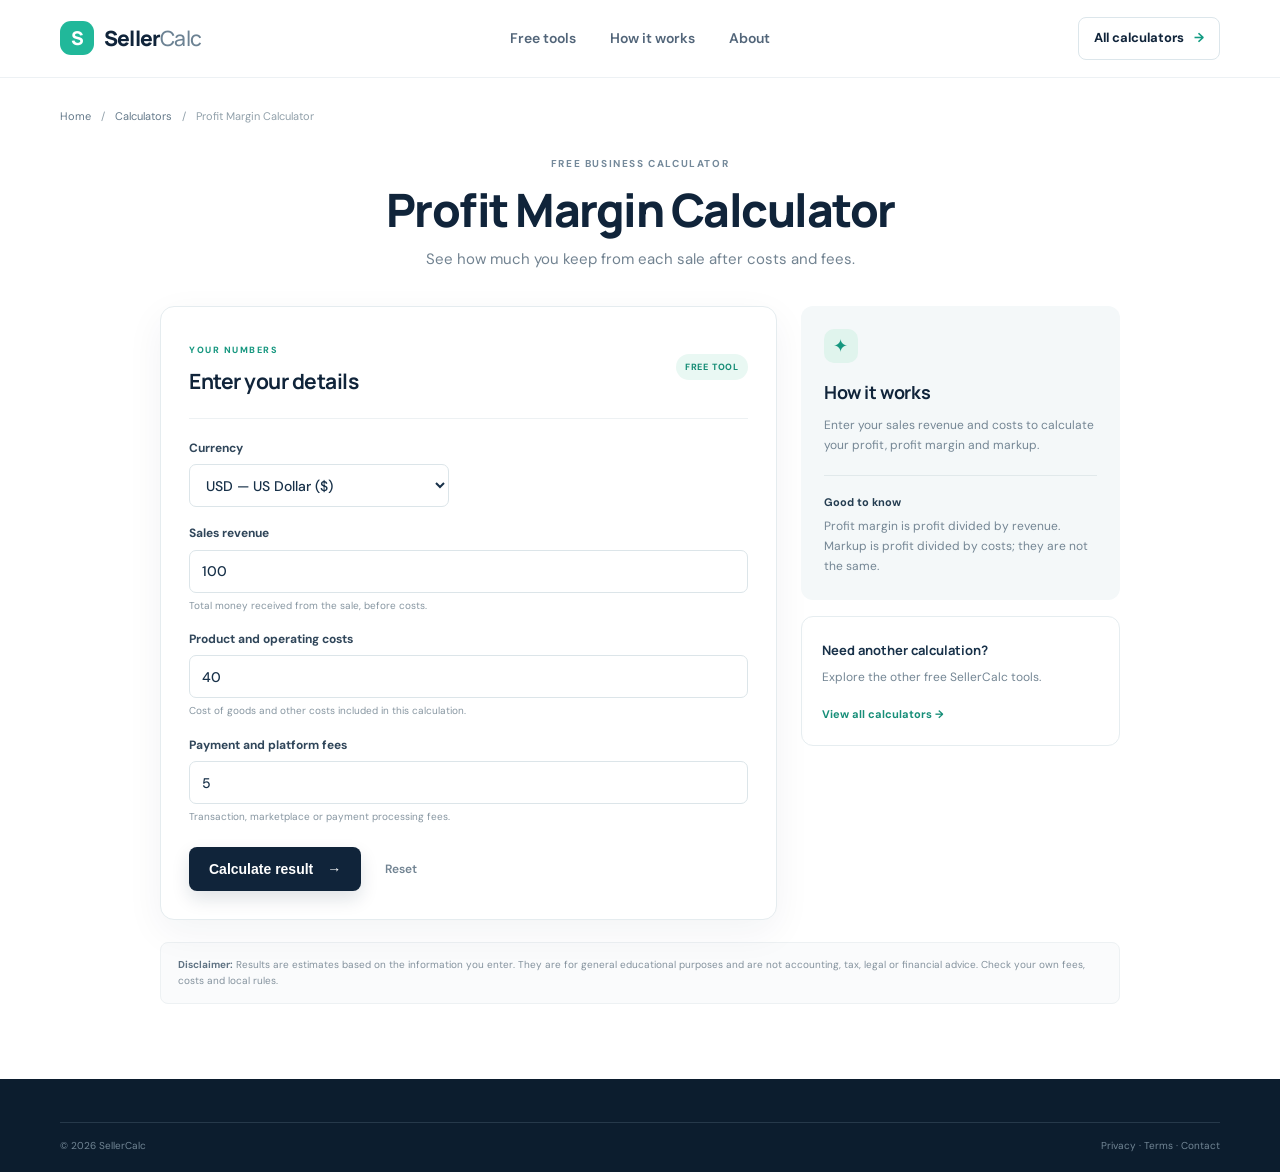
<file: sellercalc/calculators/profit-margin.html>
<!doctype html>
<html lang="en"><head><meta charset="utf-8"><meta name="viewport" content="width=device-width, initial-scale=1"><meta name="description" content="See how much you keep from each sale after costs and fees."><meta name="theme-color" content="#10243a"><title>Profit Margin Calculator | SellerCalc</title><link rel="icon" href="../assets/favicon.svg" type="image/svg+xml"><link rel="stylesheet" href="../styles.css"><link rel="stylesheet" href="../calculator.css"></head>
<body data-calculator="margin">
<header class="site-header"><div class="container header-inner"><a class="brand" href="../index.html"><span class="brand-mark">S</span><span>Seller<span class="brand-light">Calc</span></span></a><nav class="nav"><a href="../index.html#tools">Free tools</a><a href="../index.html#how-it-works">How it works</a><a href="../about.html">About</a></nav><a class="header-cta" href="../index.html#tools">All calculators <span>→</span></a><button class="menu-toggle" aria-label="Open menu" aria-expanded="false">☰</button></div></header>
<main><div class="container calc-page"><div class="breadcrumbs"><a href="../index.html">Home</a><span>/</span><a href="../index.html#tools">Calculators</a><span>/</span><span>Profit Margin Calculator</span></div>
<div class="calc-heading"><div class="eyebrow">FREE BUSINESS CALCULATOR</div><h1>Profit Margin Calculator</h1><p>See how much you keep from each sale after costs and fees.</p></div>
<div class="calc-layout"><section class="calc-panel"><div class="panel-heading"><div><span class="panel-kicker">YOUR NUMBERS</span><h2>Enter your details</h2></div><span class="free-label">FREE TOOL</span></div><form id="calculator-form" novalidate><label class="form-field currency-field" for="currency"><span>Currency</span><select id="currency"><option value="USD" selected>USD — US Dollar ($)</option><option value="GBP">GBP — British Pound (£)</option><option value="EUR">EUR — Euro (€)</option><option value="CAD">CAD — Canadian Dollar ($)</option><option value="AUD">AUD — Australian Dollar ($)</option><option value="NZD">NZD — New Zealand Dollar ($)</option></select></label><label class="form-field" for="revenue"><span>Sales revenue</span><input id="revenue" name="revenue" type="number" min="0" step="0.01" value="100" required><small>Total money received from the sale, before costs.</small></label><label class="form-field" for="costs"><span>Product and operating costs</span><input id="costs" name="costs" type="number" min="0" step="0.01" value="40" required><small>Cost of goods and other costs included in this calculation.</small></label><label class="form-field" for="fees"><span>Payment and platform fees</span><input id="fees" name="fees" type="number" min="0" step="0.01" value="5" required><small>Transaction, marketplace or payment processing fees.</small></label><div class="form-actions"><button class="btn btn-primary" type="submit">Calculate result <span>→</span></button><button class="reset-btn" type="reset">Reset</button></div></form><div id="result" class="result-panel" aria-live="polite"></div></section>
<aside class="calc-aside"><div class="aside-card"><div class="aside-icon">✦</div><h3>How it works</h3><p>Enter your sales revenue and costs to calculate your profit, profit margin and markup.</p><div class="aside-rule"></div><h4>Good to know</h4><p>Profit margin is profit divided by revenue. Markup is profit divided by costs; they are not the same.</p></div><div class="aside-help"><b>Need another calculation?</b><p>Explore the other free SellerCalc tools.</p><a href="../index.html#tools">View all calculators →</a></div></aside></div>
<div class="calc-disclaimer"> <b>Disclaimer:</b> Results are estimates based on the information you enter. They are for general educational purposes and are not accounting, tax, legal or financial advice. Check your own fees, costs and local rules.</div>
</div></main><footer class="site-footer"><div class="container footer-bottom"><span>© <span id="year"></span> SellerCalc</span><span><a href="../privacy.html">Privacy</a> · <a href="../terms.html">Terms</a> · <a href="../contact.html">Contact</a></span></div></footer><script src="../script.js"></script><script src="../calculator.js"></script></body></html>
</file>
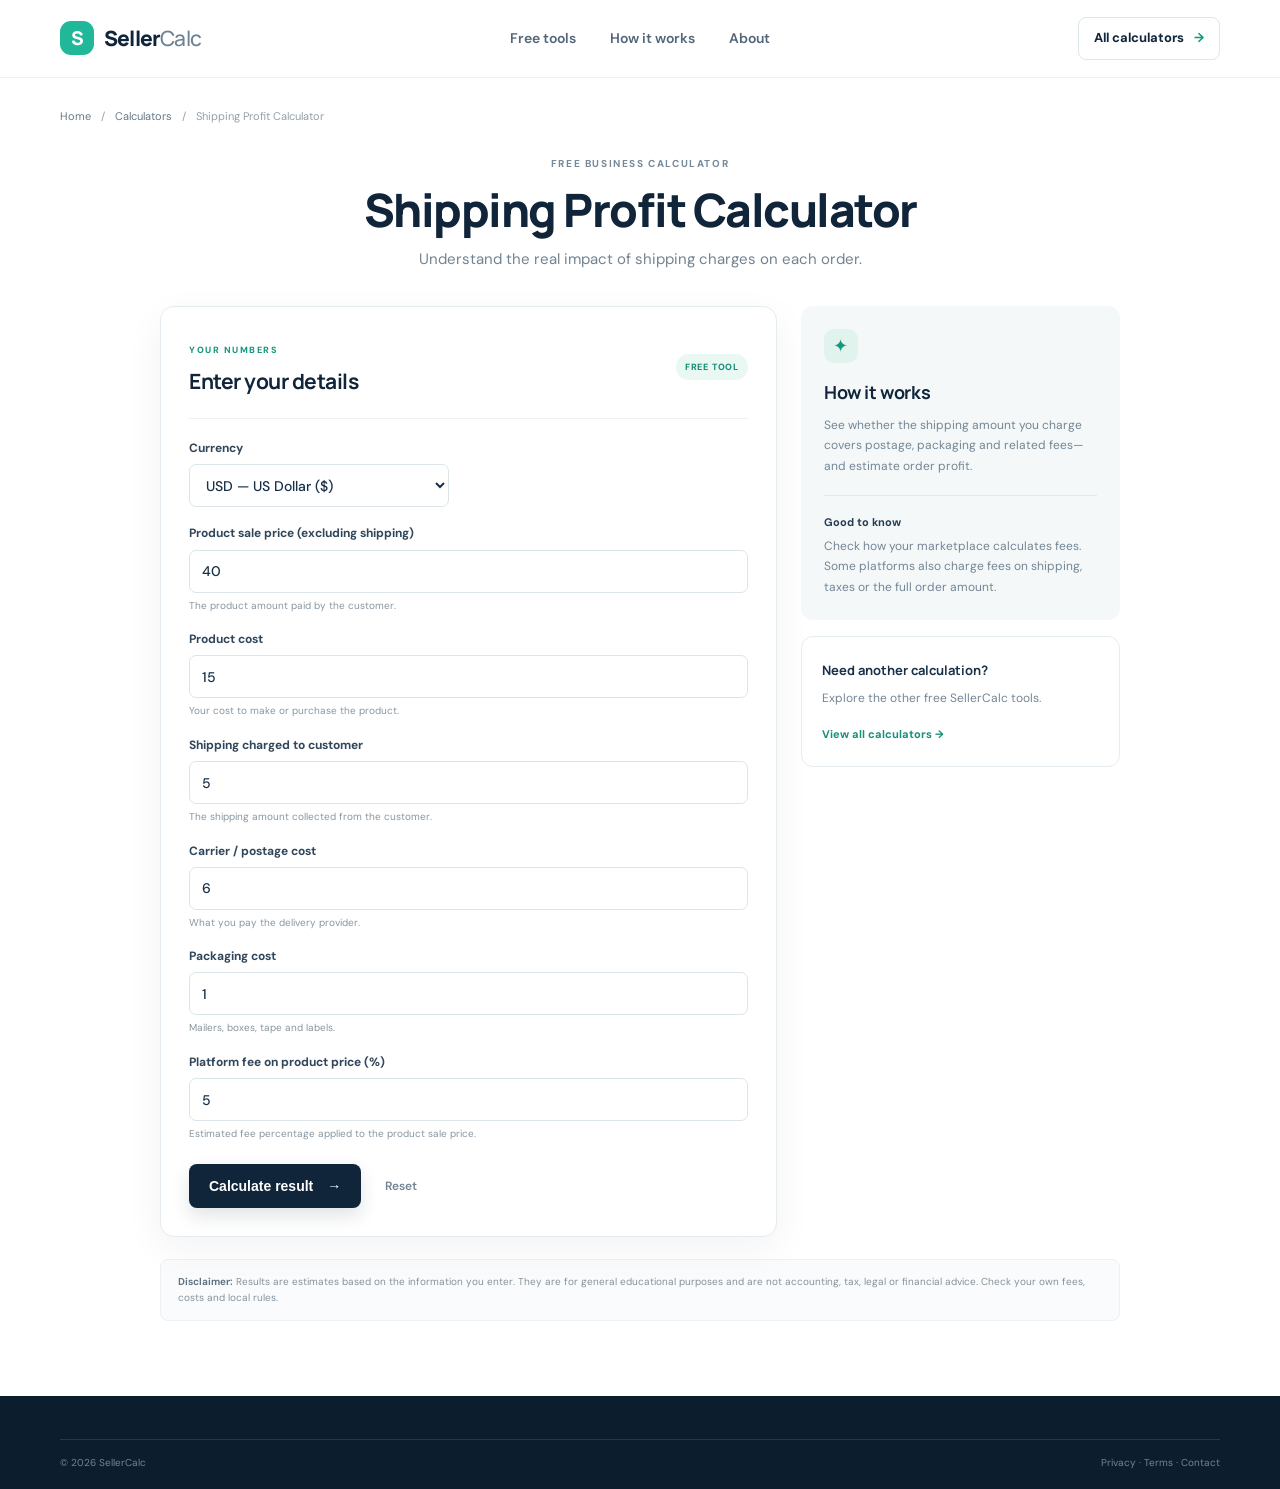
<file: sellercalc/calculators/shipping-profit.html>
<!doctype html>
<html lang="en"><head><meta charset="utf-8"><meta name="viewport" content="width=device-width, initial-scale=1"><meta name="description" content="Understand the real impact of shipping charges on each order."><meta name="theme-color" content="#10243a"><title>Shipping Profit Calculator | SellerCalc</title><link rel="icon" href="../assets/favicon.svg" type="image/svg+xml"><link rel="stylesheet" href="../styles.css"><link rel="stylesheet" href="../calculator.css"></head>
<body data-calculator="shipping">
<header class="site-header"><div class="container header-inner"><a class="brand" href="../index.html"><span class="brand-mark">S</span><span>Seller<span class="brand-light">Calc</span></span></a><nav class="nav"><a href="../index.html#tools">Free tools</a><a href="../index.html#how-it-works">How it works</a><a href="../about.html">About</a></nav><a class="header-cta" href="../index.html#tools">All calculators <span>→</span></a><button class="menu-toggle" aria-label="Open menu" aria-expanded="false">☰</button></div></header>
<main><div class="container calc-page"><div class="breadcrumbs"><a href="../index.html">Home</a><span>/</span><a href="../index.html#tools">Calculators</a><span>/</span><span>Shipping Profit Calculator</span></div>
<div class="calc-heading"><div class="eyebrow">FREE BUSINESS CALCULATOR</div><h1>Shipping Profit Calculator</h1><p>Understand the real impact of shipping charges on each order.</p></div>
<div class="calc-layout"><section class="calc-panel"><div class="panel-heading"><div><span class="panel-kicker">YOUR NUMBERS</span><h2>Enter your details</h2></div><span class="free-label">FREE TOOL</span></div><form id="calculator-form" novalidate><label class="form-field currency-field" for="currency"><span>Currency</span><select id="currency"><option value="USD" selected>USD — US Dollar ($)</option><option value="GBP">GBP — British Pound (£)</option><option value="EUR">EUR — Euro (€)</option><option value="CAD">CAD — Canadian Dollar ($)</option><option value="AUD">AUD — Australian Dollar ($)</option><option value="NZD">NZD — New Zealand Dollar ($)</option></select></label><label class="form-field" for="order-price"><span>Product sale price (excluding shipping)</span><input id="order-price" name="order-price" type="number" min="0" step="0.01" value="40" required><small>The product amount paid by the customer.</small></label><label class="form-field" for="product"><span>Product cost</span><input id="product" name="product" type="number" min="0" step="0.01" value="15" required><small>Your cost to make or purchase the product.</small></label><label class="form-field" for="customer-shipping"><span>Shipping charged to customer</span><input id="customer-shipping" name="customer-shipping" type="number" min="0" step="0.01" value="5" required><small>The shipping amount collected from the customer.</small></label><label class="form-field" for="carrier"><span>Carrier / postage cost</span><input id="carrier" name="carrier" type="number" min="0" step="0.01" value="6" required><small>What you pay the delivery provider.</small></label><label class="form-field" for="packaging"><span>Packaging cost</span><input id="packaging" name="packaging" type="number" min="0" step="0.01" value="1" required><small>Mailers, boxes, tape and labels.</small></label><label class="form-field" for="fee"><span>Platform fee on product price (%)</span><input id="fee" name="fee" type="number" min="0" step="0.1" value="5" required><small>Estimated fee percentage applied to the product sale price.</small></label><div class="form-actions"><button class="btn btn-primary" type="submit">Calculate result <span>→</span></button><button class="reset-btn" type="reset">Reset</button></div></form><div id="result" class="result-panel" aria-live="polite"></div></section>
<aside class="calc-aside"><div class="aside-card"><div class="aside-icon">✦</div><h3>How it works</h3><p>See whether the shipping amount you charge covers postage, packaging and related fees—and estimate order profit.</p><div class="aside-rule"></div><h4>Good to know</h4><p>Check how your marketplace calculates fees. Some platforms also charge fees on shipping, taxes or the full order amount.</p></div><div class="aside-help"><b>Need another calculation?</b><p>Explore the other free SellerCalc tools.</p><a href="../index.html#tools">View all calculators →</a></div></aside></div>
<div class="calc-disclaimer"> <b>Disclaimer:</b> Results are estimates based on the information you enter. They are for general educational purposes and are not accounting, tax, legal or financial advice. Check your own fees, costs and local rules.</div>
</div></main><footer class="site-footer"><div class="container footer-bottom"><span>© <span id="year"></span> SellerCalc</span><span><a href="../privacy.html">Privacy</a> · <a href="../terms.html">Terms</a> · <a href="../contact.html">Contact</a></span></div></footer><script src="../script.js"></script><script src="../calculator.js"></script></body></html>
</file>
<file: sellercalc/styles.css>
@import url('https://fonts.googleapis.com/css2?family=DM+Sans:wght@400;500;600;700&family=Manrope:wght@400;500;600;700;800&display=swap');
:root{--navy:#10243a;--navy2:#19334d;--ink:#182b40;--muted:#66788b;--teal:#21b89a;--teal-dark:#119b82;--line:#e6edf1;--soft:#f5f8fa;--white:#fff;--shadow:0 18px 55px rgba(19,44,66,.09)}
*{box-sizing:border-box}html{scroll-behavior:smooth}body{margin:0;color:var(--ink);font-family:'DM Sans',sans-serif;font-size:16px;line-height:1.6;background:#fff}a{color:inherit;text-decoration:none}.container{width:min(1160px,calc(100% - 48px));margin:auto}.skip-link{position:absolute;left:-999px;top:10px;background:#fff;padding:10px;z-index:10}.skip-link:focus{left:10px}.site-header{height:78px;border-bottom:1px solid #edf1f4;background:#fff;display:flex;align-items:center;position:relative;z-index:5}.header-inner{display:flex;align-items:center;justify-content:space-between}.brand{display:flex;align-items:center;gap:10px;font:800 21px Manrope,sans-serif;letter-spacing:-.8px;color:var(--navy)}.brand-mark{height:34px;width:34px;border-radius:11px;background:var(--teal);color:#fff;display:grid;place-items:center;font:800 19px Manrope}.brand-light{font-weight:500;color:#6c8293}.nav{display:flex;gap:34px;color:#526579;font-size:14px;font-weight:600}.nav a:hover,.footer-links a:hover{color:var(--teal-dark)}.header-cta{font-size:13px;font-weight:700;color:var(--navy);border:1px solid #dce6eb;border-radius:8px;padding:10px 15px}.header-cta span{color:var(--teal-dark);margin-left:7px}.menu-toggle{display:none;border:0;background:none;font-size:23px;color:var(--navy)}
.hero{background:linear-gradient(115deg,#f6fafb 0%,#f4f8fa 55%,#eef8f6 100%);overflow:hidden}.hero-grid{min-height:550px;display:grid;grid-template-columns:1.05fr .95fr;align-items:center;gap:45px;padding-top:55px;padding-bottom:60px}.eyebrow{font-size:10px;font-weight:700;letter-spacing:1.6px;color:#74899a;display:flex;align-items:center;gap:9px}.eyebrow-dot{height:7px;width:7px;border-radius:50%;background:var(--teal)}h1,h2,h3,p{margin-top:0}h1,h2,h3{font-family:Manrope,sans-serif;letter-spacing:-1.5px}h1{font-size:clamp(42px,5vw,61px);line-height:1.12;color:var(--navy);margin:22px 0 20px;font-weight:800}h1 span,h2 span{color:var(--teal-dark)}.hero-lede{font-size:17px;line-height:1.75;color:#65798b;max-width:530px;margin-bottom:28px}.hero-actions{display:flex;align-items:center;gap:25px}.btn{display:inline-flex;align-items:center;justify-content:center;gap:14px;padding:14px 20px;border-radius:8px;font-weight:700;font-size:14px;transition:.2s}.btn-primary{background:var(--navy);color:#fff;box-shadow:0 8px 18px rgba(16,36,58,.13)}.btn-primary:hover{background:#23435f;transform:translateY(-2px)}.text-link{font-size:13px;font-weight:700;color:#536b7d}.text-link:hover{color:var(--teal-dark)}.hero-proof{margin-top:29px;color:#8494a1;font-size:12px}.proof-icon{color:var(--teal-dark);font-weight:800}.proof-sep{padding:0 8px;color:#c1ccd3}.hero-visual{position:relative;min-height:390px;display:grid;place-items:center}.visual-glow{position:absolute;width:360px;height:360px;border-radius:50%;background:#d8f1eb;filter:blur(1px);opacity:.85}.dashboard-card{position:relative;width:min(420px,100%);background:#fff;border:1px solid #e7eef0;border-radius:17px;box-shadow:0 25px 65px rgba(22,58,73,.14);padding:25px 27px;transform:rotate(-2deg)}.dash-top{display:flex;justify-content:space-between;align-items:center}.dash-top>div{display:grid;gap:4px}.dash-label{font-size:9px;letter-spacing:1.5px;color:#91a0ab;font-weight:700}.dash-top strong{font:700 17px Manrope;color:var(--navy)}.live-pill{font-size:9px;letter-spacing:1px;color:#18977e;background:#e9f8f3;border-radius:20px;padding:6px 9px;font-weight:700}.live-pill i{display:inline-block;width:5px;height:5px;border-radius:50%;background:#22b99a;margin-right:5px;vertical-align:middle}.dash-metric{margin-top:28px;display:grid;gap:3px}.dash-metric span{font-size:12px;color:#8796a1}.dash-metric strong{font:800 32px Manrope;color:var(--navy);letter-spacing:-1px}.dash-metric em{font-size:10px;color:#19a184;font-style:normal}.chart-wrap{height:120px;border-bottom:1px solid #e9eff1;margin-top:17px;display:flex;align-items:end;padding:0 10px}.chart-bars{height:100%;width:100%;display:flex;align-items:end;justify-content:space-around;gap:13px}.chart-bars i{display:block;width:28px;border-radius:5px 5px 0 0;background:linear-gradient(180deg,#2dc7a6,#b7ece0)}.chart-bars i:nth-child(2n){background:linear-gradient(180deg,#a8d7ee,#e3f2f8)}.dash-bottom{display:flex;align-items:center;gap:15px;margin-top:14px;font-size:9px;color:#84939d}.mini-dot{display:inline-block;width:6px;height:6px;border-radius:50%;margin-right:4px}.mini-dot.teal{background:#2dbb9c}.mini-dot.blue{background:#9bcfe7}.dash-period{margin-left:auto}.floating-note{position:absolute;display:flex;align-items:center;gap:10px;background:#fff;border:1px solid #edf1f2;border-radius:11px;padding:12px 15px;box-shadow:0 12px 35px rgba(20,54,72,.12)}.floating-note b,.floating-note small{display:block}.floating-note b{font-size:11px;color:var(--navy)}.floating-note small{font-size:9px;color:#8998a3}.note-icon{width:29px;height:29px;display:grid;place-items:center;background:#e8f3fb;border-radius:8px;color:#398bb9;font-size:16px}.note-icon-green{background:#e7f7f1;color:#15977e}.note-top{top:34px;right:-3px}.note-bottom{bottom:32px;left:-18px}
.trust-strip{border-bottom:1px solid #edf1f3}.trust-inner{min-height:83px;display:flex;align-items:center;justify-content:space-between;gap:20px}.trust-inner>span{font-size:9px;font-weight:700;letter-spacing:1.5px;color:#9aa7b0}.trust-inner div{display:flex;gap:35px;color:#687b8b;font-size:12px}.trust-inner b{font-weight:600}
.section{padding:88px 0}.section-heading{display:flex;align-items:end;justify-content:space-between;gap:35px;margin-bottom:35px}.section-heading h2,.how-grid h2{font-size:36px;line-height:1.2;color:var(--navy);margin:12px 0 0}.section-heading>p{max-width:400px;color:#7a8b98;font-size:14px;margin-bottom:3px}.tool-grid{display:grid;grid-template-columns:repeat(3,1fr);gap:17px}.tool-card{position:relative;border:1px solid #e8eef1;border-radius:12px;padding:25px 24px 23px;min-height:245px;transition:.22s;background:#fff}.tool-card:hover{transform:translateY(-4px);box-shadow:var(--shadow);border-color:#d5e7e4}.tool-card.featured{background:#f8fcfb;border-color:#dcefe9}.tool-icon{width:43px;height:43px;border-radius:12px;display:grid;place-items:center;font-size:22px;font-weight:700;margin-bottom:20px}.purple{background:#f0ebff;color:#8365ce}.mint{background:#e5f8f2;color:#1ca889}.amber{background:#fff5df;color:#d99a25}.blue{background:#eaf4fb;color:#4c93bd}.rose{background:#fff0ed;color:#d77b68}.tool-tag{position:absolute;right:19px;top:19px;font-size:8px;letter-spacing:1px;color:#15977e;font-weight:800}.tool-card h3{font-size:17px;letter-spacing:-.4px;color:var(--navy);margin-bottom:9px}.tool-card p{font-size:12px;line-height:1.7;color:#7b8c99;min-height:42px;margin-bottom:18px}.card-link{font-size:11px;font-weight:700;color:#138e79}.card-link b{margin-left:5px}
.how-section{background:#f7f9fa}.how-grid{display:grid;grid-template-columns:.9fr 1.1fr;gap:90px;align-items:center}.how-grid h2{font-size:40px;margin:15px 0 17px}.muted{color:#718391;font-size:14px;line-height:1.8;max-width:390px}.steps{display:grid;gap:0}.step{display:flex;gap:23px;padding:20px 0;border-bottom:1px solid #e3eaed}.step:last-child{border:0}.step>span{font:700 12px Manrope;color:#1ba98d;padding-top:4px}.step h3{font-size:16px;letter-spacing:-.3px;margin-bottom:5px;color:var(--navy)}.step p{font-size:12px;color:#7b8b98;margin:0}.cta-band{background:var(--navy);color:#fff;padding:49px 0}.cta-inner{display:flex;align-items:center;justify-content:space-between;gap:30px}.eyebrow.light{color:#8db0b8}.cta-inner h2{font-size:29px;letter-spacing:-.8px;margin:9px 0 5px}.cta-inner p{margin:0;color:#b0c0ca;font-size:13px}.btn-white{background:#fff;color:var(--navy)}.btn-white:hover{background:#eaf7f3}.site-footer{background:#0c1d2e;color:#fff;padding:43px 0 18px}.footer-main{display:flex;justify-content:space-between;gap:40px;padding-bottom:35px}.brand-footer{color:#fff}.brand-footer .brand-light{color:#9eafbb}.footer-brand p{font-size:11px;color:#91a1ad;margin:13px 0}.footer-links{display:flex;gap:90px}.footer-links div{display:grid;gap:8px;align-content:start}.footer-links b{font-size:11px;color:#fff;margin-bottom:4px}.footer-links a{font-size:11px;color:#9aabb7}.footer-bottom{border-top:1px solid #26394a;padding-top:15px;display:flex;justify-content:space-between;color:#728695;font-size:10px}
@media(max-width:850px){.nav{gap:18px}.hero-grid{gap:20px}.hero-visual{min-height:330px}.dashboard-card{padding:20px}.note-top{right:-8px}.note-bottom{left:-8px}.trust-inner{align-items:flex-start;flex-direction:column;padding:20px 0}.trust-inner div{flex-wrap:wrap;gap:15px 25px}.tool-grid{grid-template-columns:repeat(2,1fr)}.how-grid{gap:40px}}
@media(max-width:620px){.container{width:min(100% - 34px,1160px)}.site-header{height:67px}.nav,.header-cta{display:none}.menu-toggle{display:block}.nav.open{display:flex;position:absolute;top:66px;left:0;right:0;background:#fff;padding:18px 24px;flex-direction:column;gap:15px;border-bottom:1px solid var(--line)}.hero-grid{grid-template-columns:1fr;padding-top:55px;padding-bottom:40px}.hero-copy{text-align:left}.hero-lede{font-size:15px}.hero-visual{min-height:310px;margin:8px 0 0}.dashboard-card{width:min(390px,94%)}.note-top{top:5px;right:0}.note-bottom{bottom:4px;left:0}.trust-inner div{gap:12px 18px}.section{padding:65px 0}.section-heading{display:block}.section-heading>p{margin-top:15px}.section-heading h2,.how-grid h2{font-size:30px}.tool-grid{grid-template-columns:1fr}.tool-card{min-height:0}.tool-card p{min-height:0}.how-grid{grid-template-columns:1fr;gap:24px}.cta-inner{align-items:flex-start;flex-direction:column}.cta-inner h2{font-size:25px}.footer-main{flex-direction:column}.footer-links{gap:45px}.footer-bottom{gap:10px;flex-direction:column}}
</file>
<file: sellercalc/pages.css>
.simple-page{max-width:820px;padding-top:75px;padding-bottom:90px;min-height:65vh}.simple-page h1{font-size:clamp(36px,5vw,52px);margin:15px 0 22px}.simple-page h2{font-size:22px;color:#10243a;letter-spacing:-.5px;margin:32px 0 10px}.simple-page p{font-size:15px;line-height:1.85;color:#687d8d}.simple-page .btn{margin-top:18px}@media(max-width:600px){.simple-page{padding-top:50px;padding-bottom:60px}}
</file>
<file: sellercalc/calculator.css>
.calc-page{padding-top:30px;padding-bottom:75px}.breadcrumbs{display:flex;gap:10px;align-items:center;font-size:11px;color:#91a0aa;margin-bottom:30px}.breadcrumbs a{color:#64798a}.breadcrumbs a:hover{color:#15977e}.calc-heading{text-align:center;max-width:690px;margin:0 auto 35px}.calc-heading h1{font-size:clamp(34px,4vw,46px);margin:12px 0}.calc-heading p{color:#728391;font-size:15px;margin:0}.calc-heading .eyebrow{justify-content:center}.calc-layout{display:grid;grid-template-columns:minmax(0,1.45fr) minmax(240px,.75fr);gap:24px;align-items:start;max-width:960px;margin:auto}.calc-panel{border:1px solid #e5ecef;border-radius:14px;padding:28px;background:#fff;box-shadow:0 12px 38px rgba(17,44,64,.055)}.panel-heading{display:flex;justify-content:space-between;align-items:center;padding-bottom:20px;border-bottom:1px solid #edf1f3;margin-bottom:20px}.panel-kicker{font-size:9px;letter-spacing:1.5px;font-weight:800;color:#16977f}.panel-heading h2{font-size:21px;letter-spacing:-.5px;color:#10243a;margin:4px 0 0}.free-label{font-size:9px;font-weight:800;letter-spacing:.8px;background:#e9f8f3;color:#168d76;border-radius:20px;padding:6px 9px}.form-field{display:grid;gap:6px;margin-bottom:17px}.form-field>span{font-size:12px;font-weight:700;color:#30465a}.form-field input,.form-field select{width:100%;height:43px;border:1px solid #dce5e9;border-radius:7px;padding:0 12px;font:500 14px 'DM Sans',sans-serif;color:#183149;background:#fff;outline:none}.form-field input:focus,.form-field select:focus{border-color:#20b89a;box-shadow:0 0 0 3px rgba(32,184,154,.12)}.form-field small{font-size:10px;color:#8796a1;line-height:1.45}.currency-field{max-width:260px}.form-actions{display:flex;align-items:center;gap:18px;margin-top:22px}.form-actions .btn{border:0;cursor:pointer}.reset-btn{border:0;background:none;color:#718392;font:600 12px 'DM Sans',sans-serif;cursor:pointer}.reset-btn:hover{color:#142d43}.result-panel{display:none;margin-top:24px;border:1px solid #d8eee7;background:#f5fbf8;border-radius:10px;padding:20px}.result-panel.visible{display:block;animation:appear .2s ease}@keyframes appear{from{opacity:0;transform:translateY(5px)}to{opacity:1;transform:translateY(0)}}.result-kicker{font-size:9px;letter-spacing:1.4px;color:#188e78;font-weight:800}.result-big{font:800 34px Manrope,sans-serif;color:#102f43;letter-spacing:-1px;margin:5px 0 16px}.result-big small{font:600 13px 'DM Sans',sans-serif;color:#728391;letter-spacing:0}.result-rows{border-top:1px solid #dcece5}.result-row{display:flex;justify-content:space-between;gap:15px;padding:9px 0;border-bottom:1px solid #e2eee8;font-size:12px;color:#657989}.result-row strong{color:#263f52;font-weight:700;text-align:right}.result-row.result-emphasis{color:#168d76}.result-row.result-emphasis strong{color:#168d76}.result-note{font-size:10px;line-height:1.6;color:#748790;margin:13px 0 0}.result-error{color:#a34335;font-size:12px;font-weight:600}.calc-aside{display:grid;gap:16px}.aside-card{border-radius:12px;background:#f4f8f9;padding:23px}.aside-icon{width:34px;height:34px;border-radius:10px;background:#e0f4ed;color:#16977f;display:grid;place-items:center;font-size:18px}.aside-card h3{font-size:18px;color:#10243a;margin:15px 0 8px;letter-spacing:-.4px}.aside-card p,.aside-help p{font-size:12px;line-height:1.7;color:#748694;margin-bottom:0}.aside-rule{height:1px;background:#e1e9eb;margin:19px 0}.aside-card h4{font:700 11px 'DM Sans',sans-serif;color:#243d51;margin:0 0 7px}.aside-help{border:1px solid #e6edf0;border-radius:12px;padding:20px}.aside-help b{font:700 13px Manrope;color:#183149}.aside-help p{margin:5px 0 12px}.aside-help a{font-size:11px;font-weight:700;color:#168e78}.calc-disclaimer{max-width:960px;margin:22px auto 0;padding:14px 17px;background:#fafbfc;border:1px solid #edf1f3;border-radius:8px;color:#84929d;font-size:10px;line-height:1.6}.calc-disclaimer b{color:#607383}@media(max-width:720px){.calc-layout{grid-template-columns:1fr}.calc-page{padding-top:22px}.calc-panel{padding:20px}.calc-heading{margin-bottom:25px}.calc-heading h1{font-size:34px}.calc-aside{grid-template-columns:1fr 1fr}.aside-card,.aside-help{padding:17px}}@media(max-width:480px){.calc-aside{grid-template-columns:1fr}.form-actions{gap:12px}.form-actions .btn{padding:13px 14px}.result-big{font-size:29px}}
</file>
